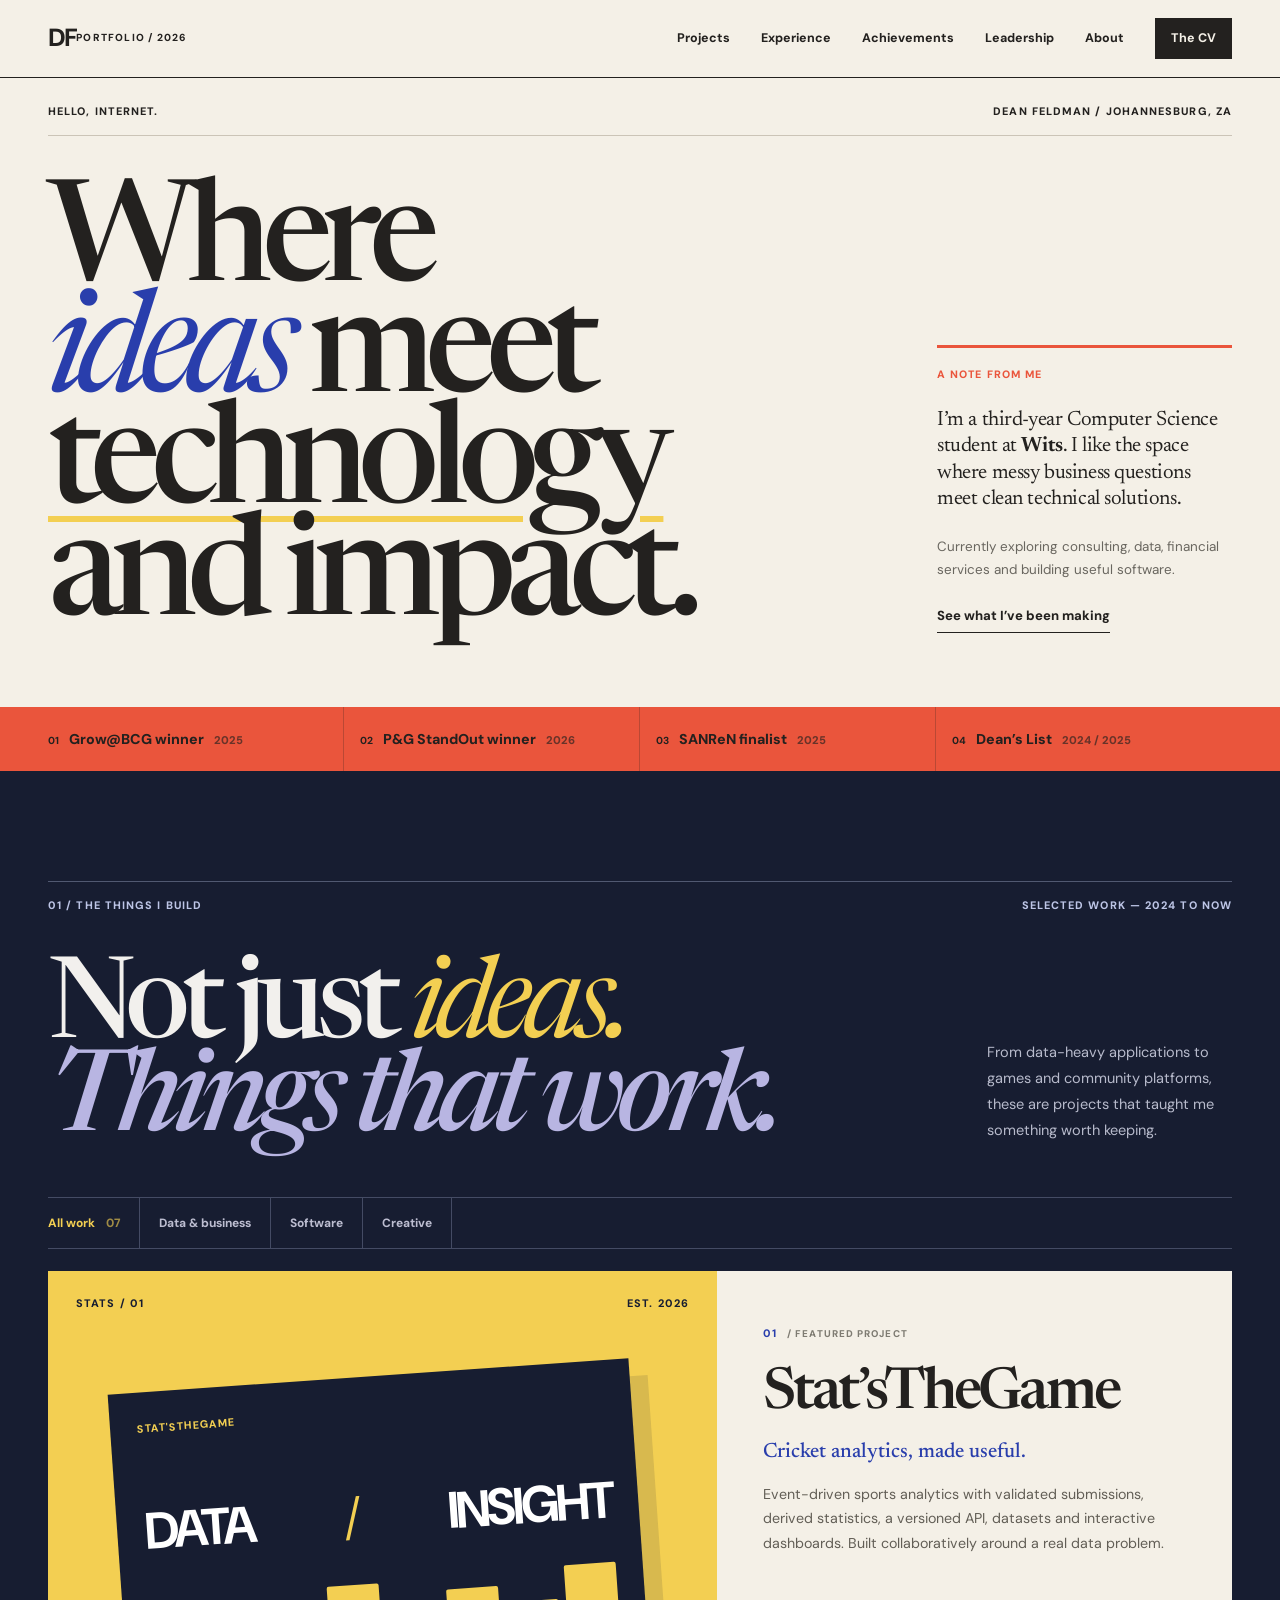
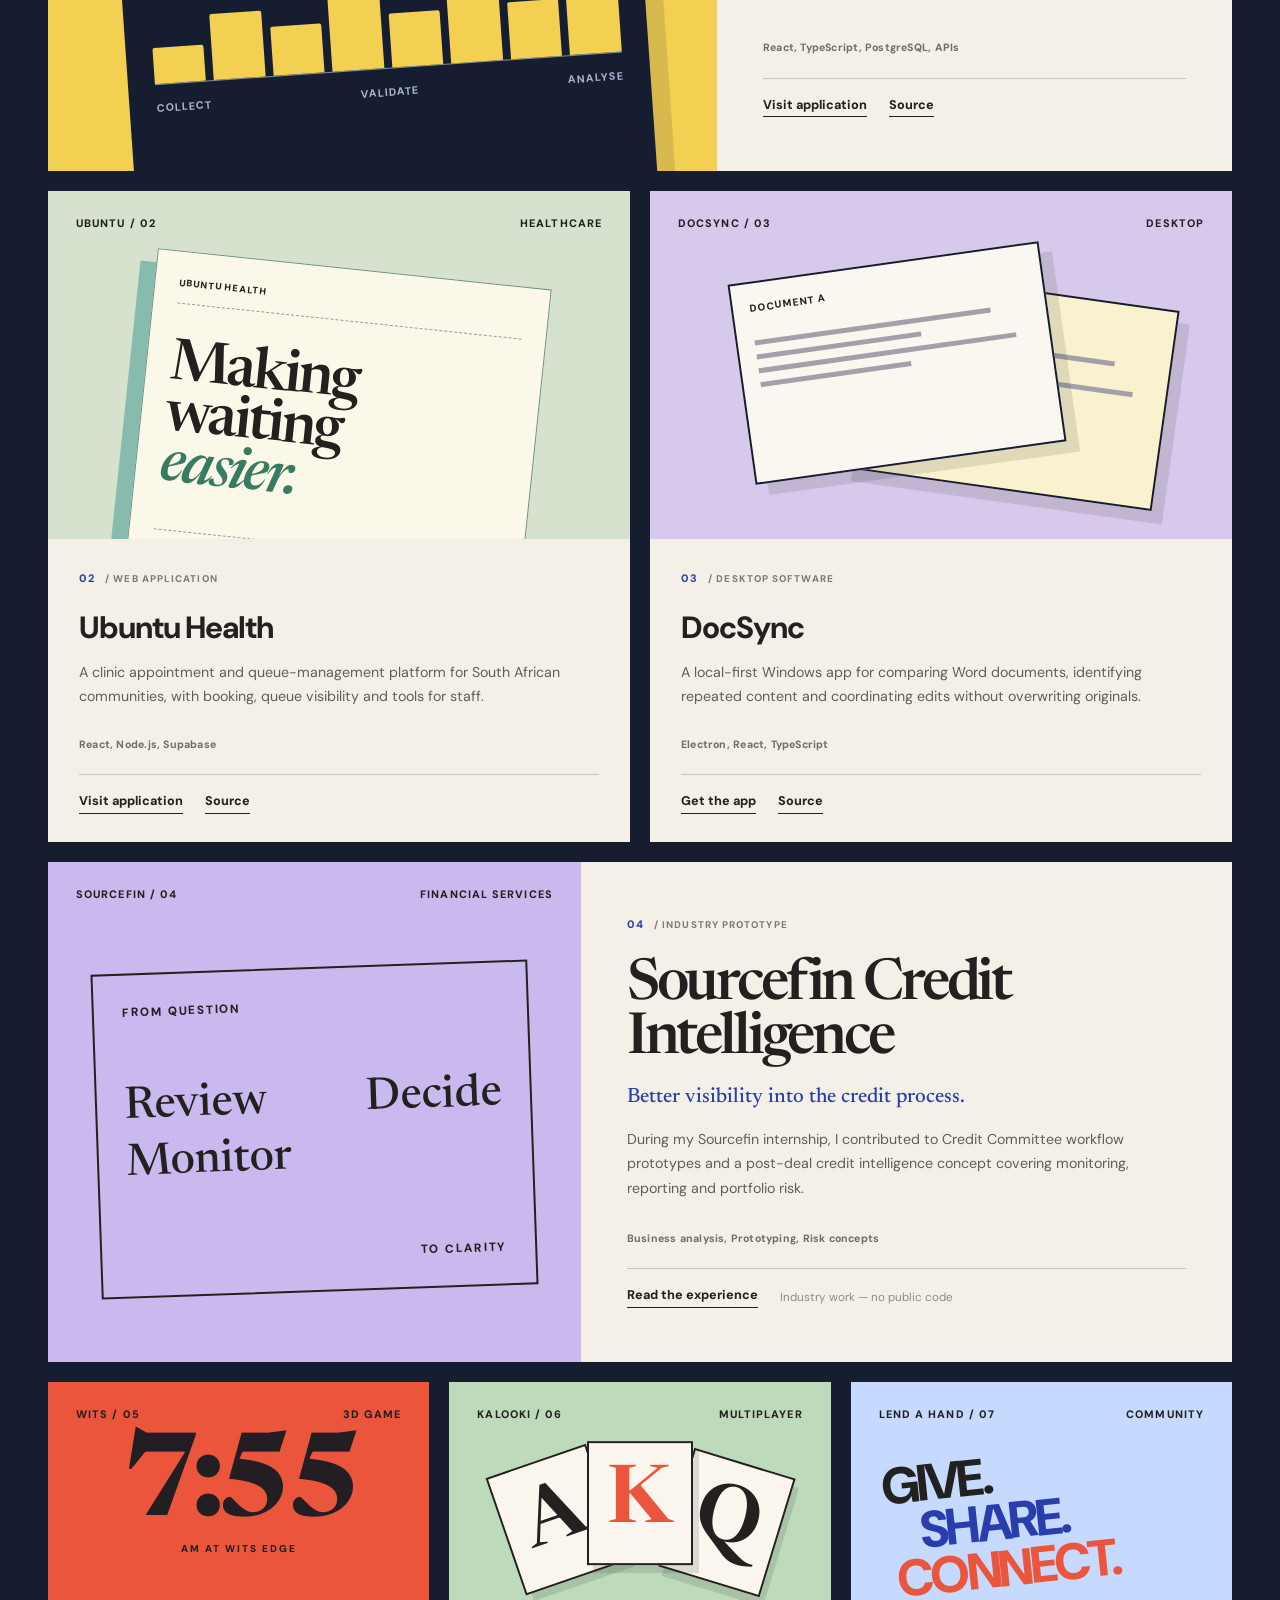
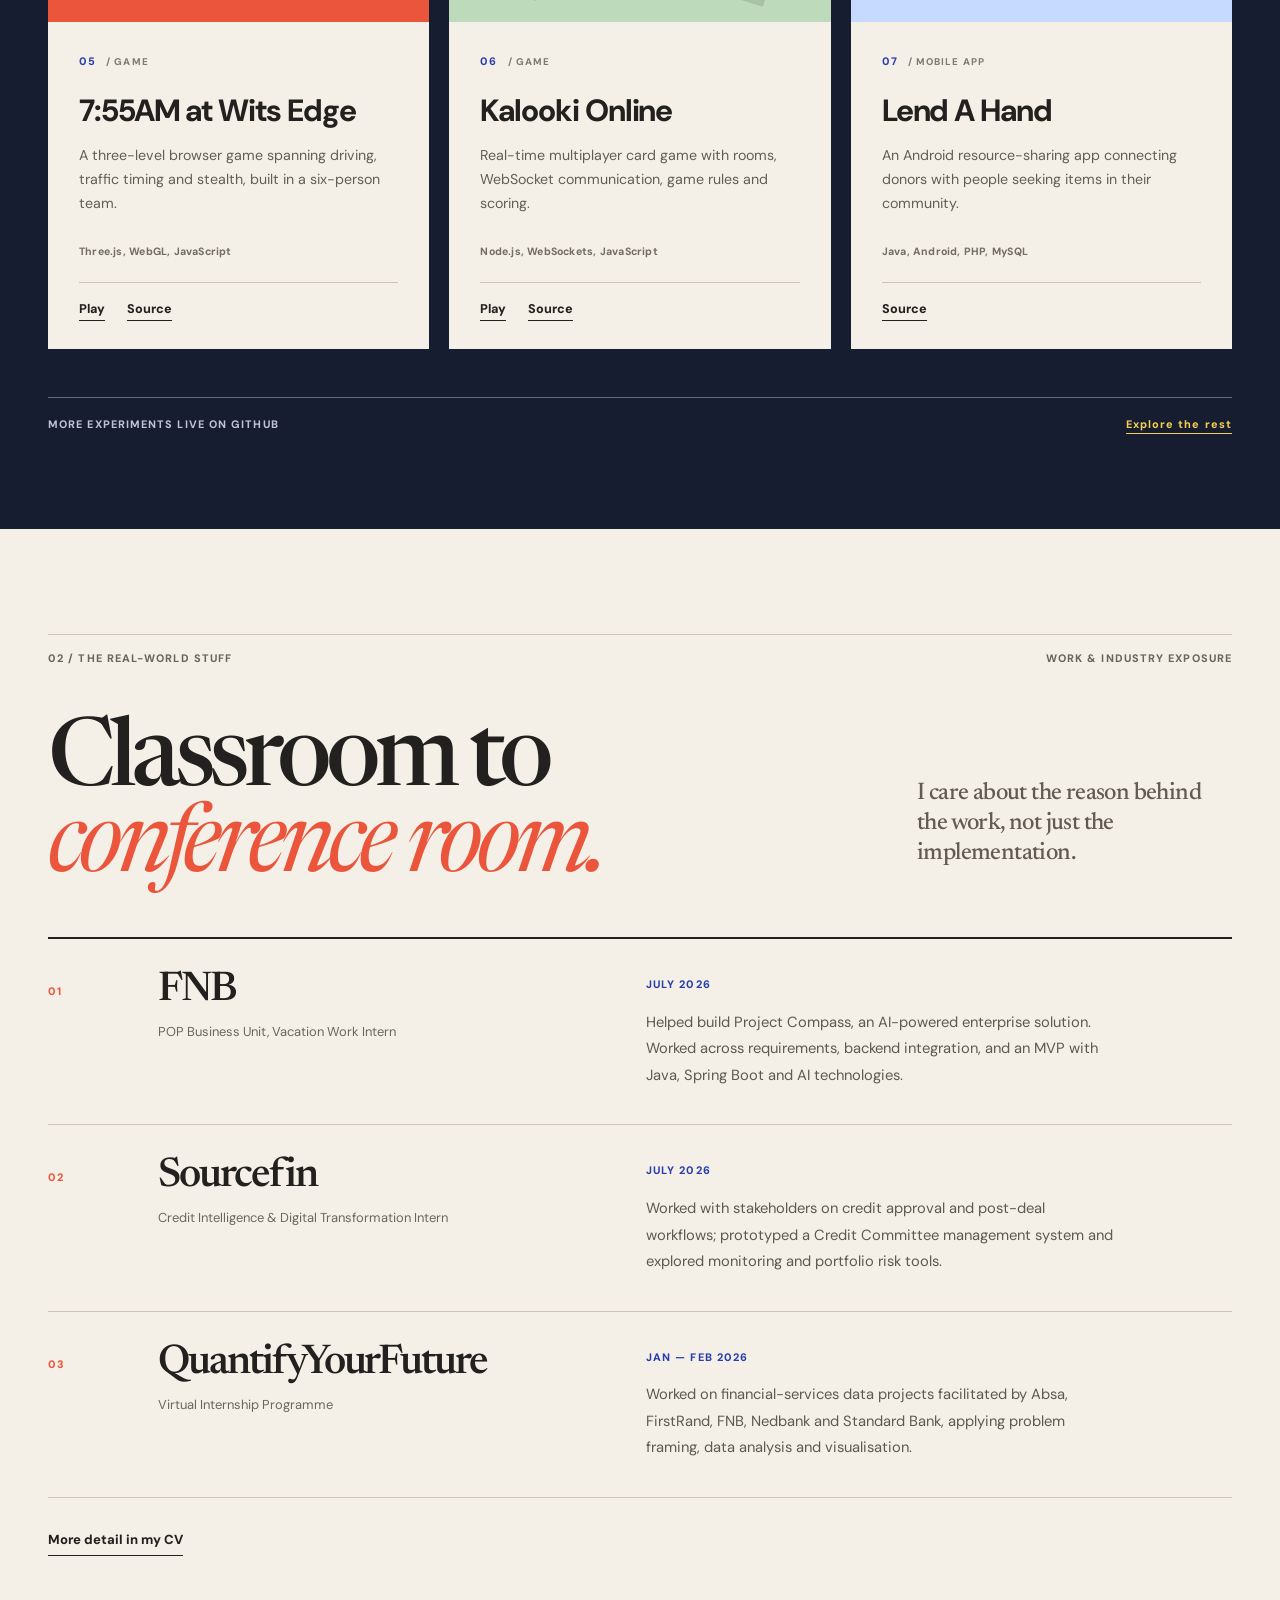
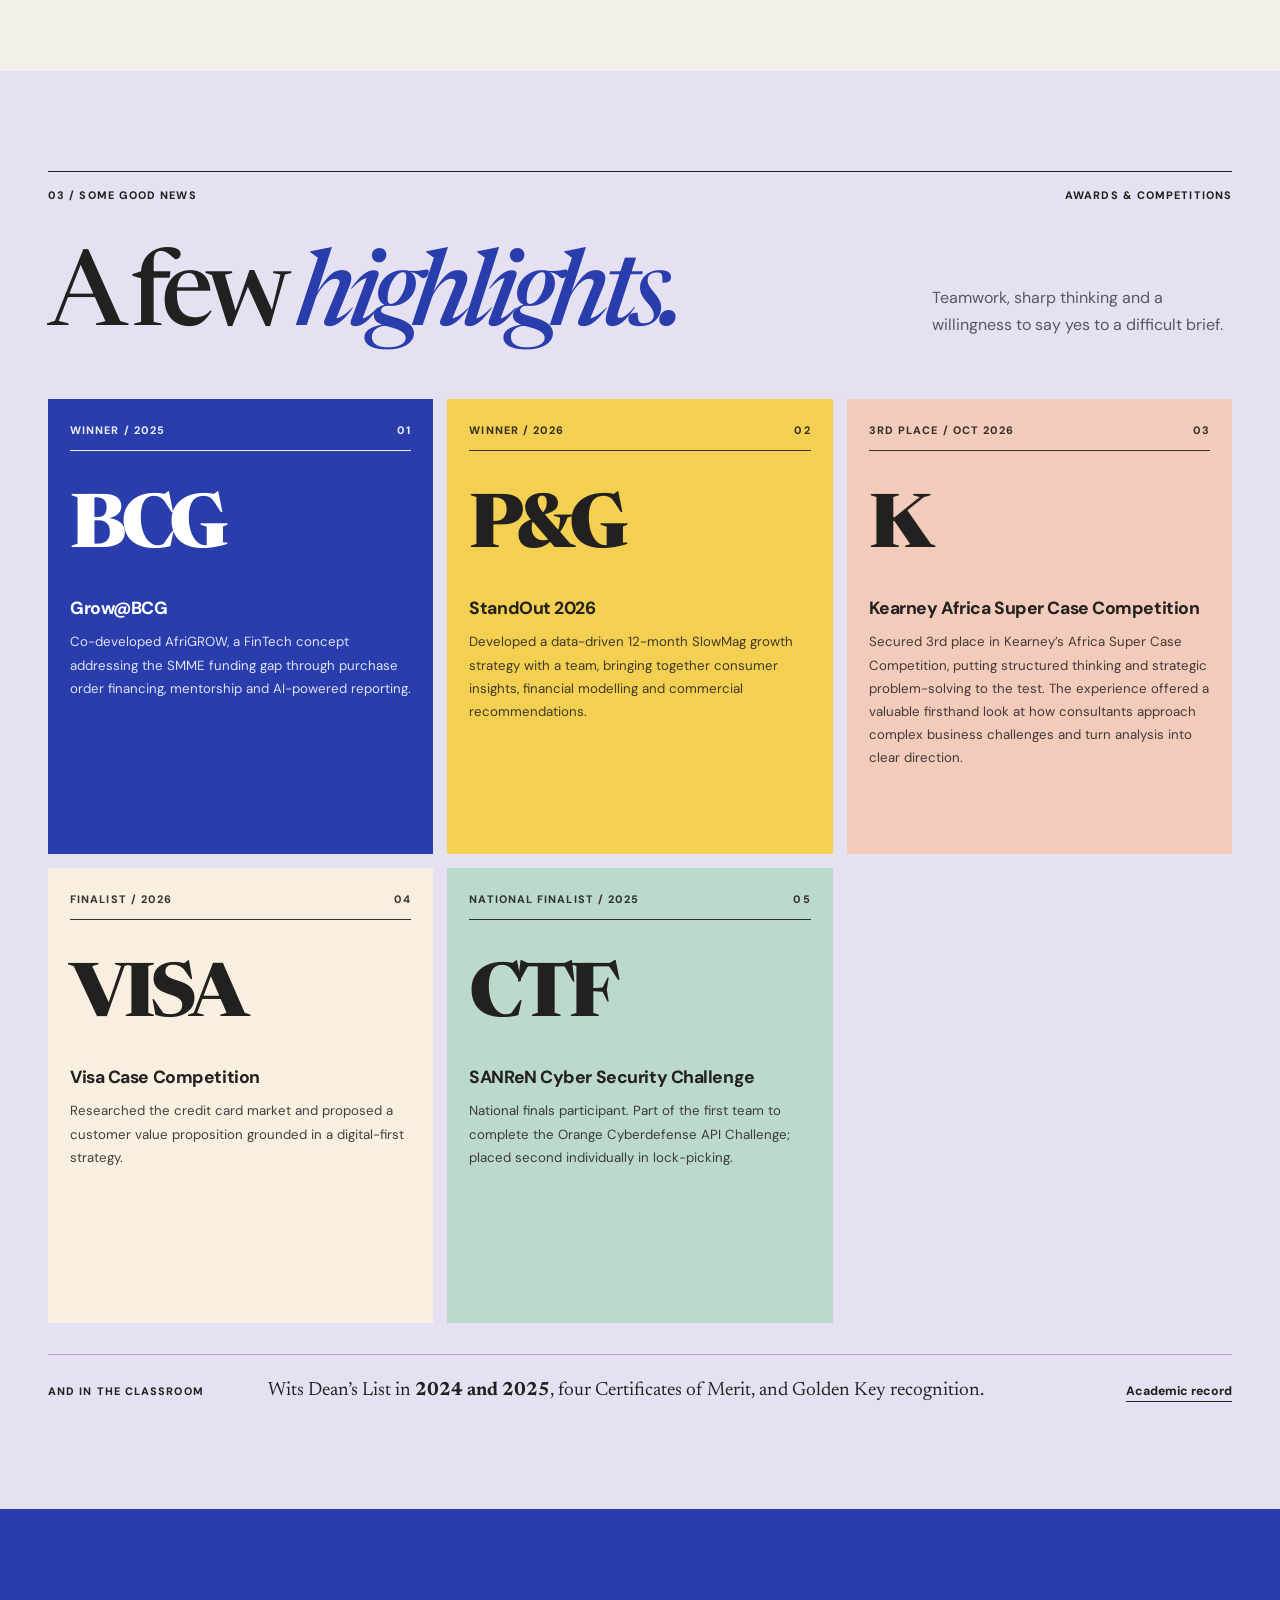
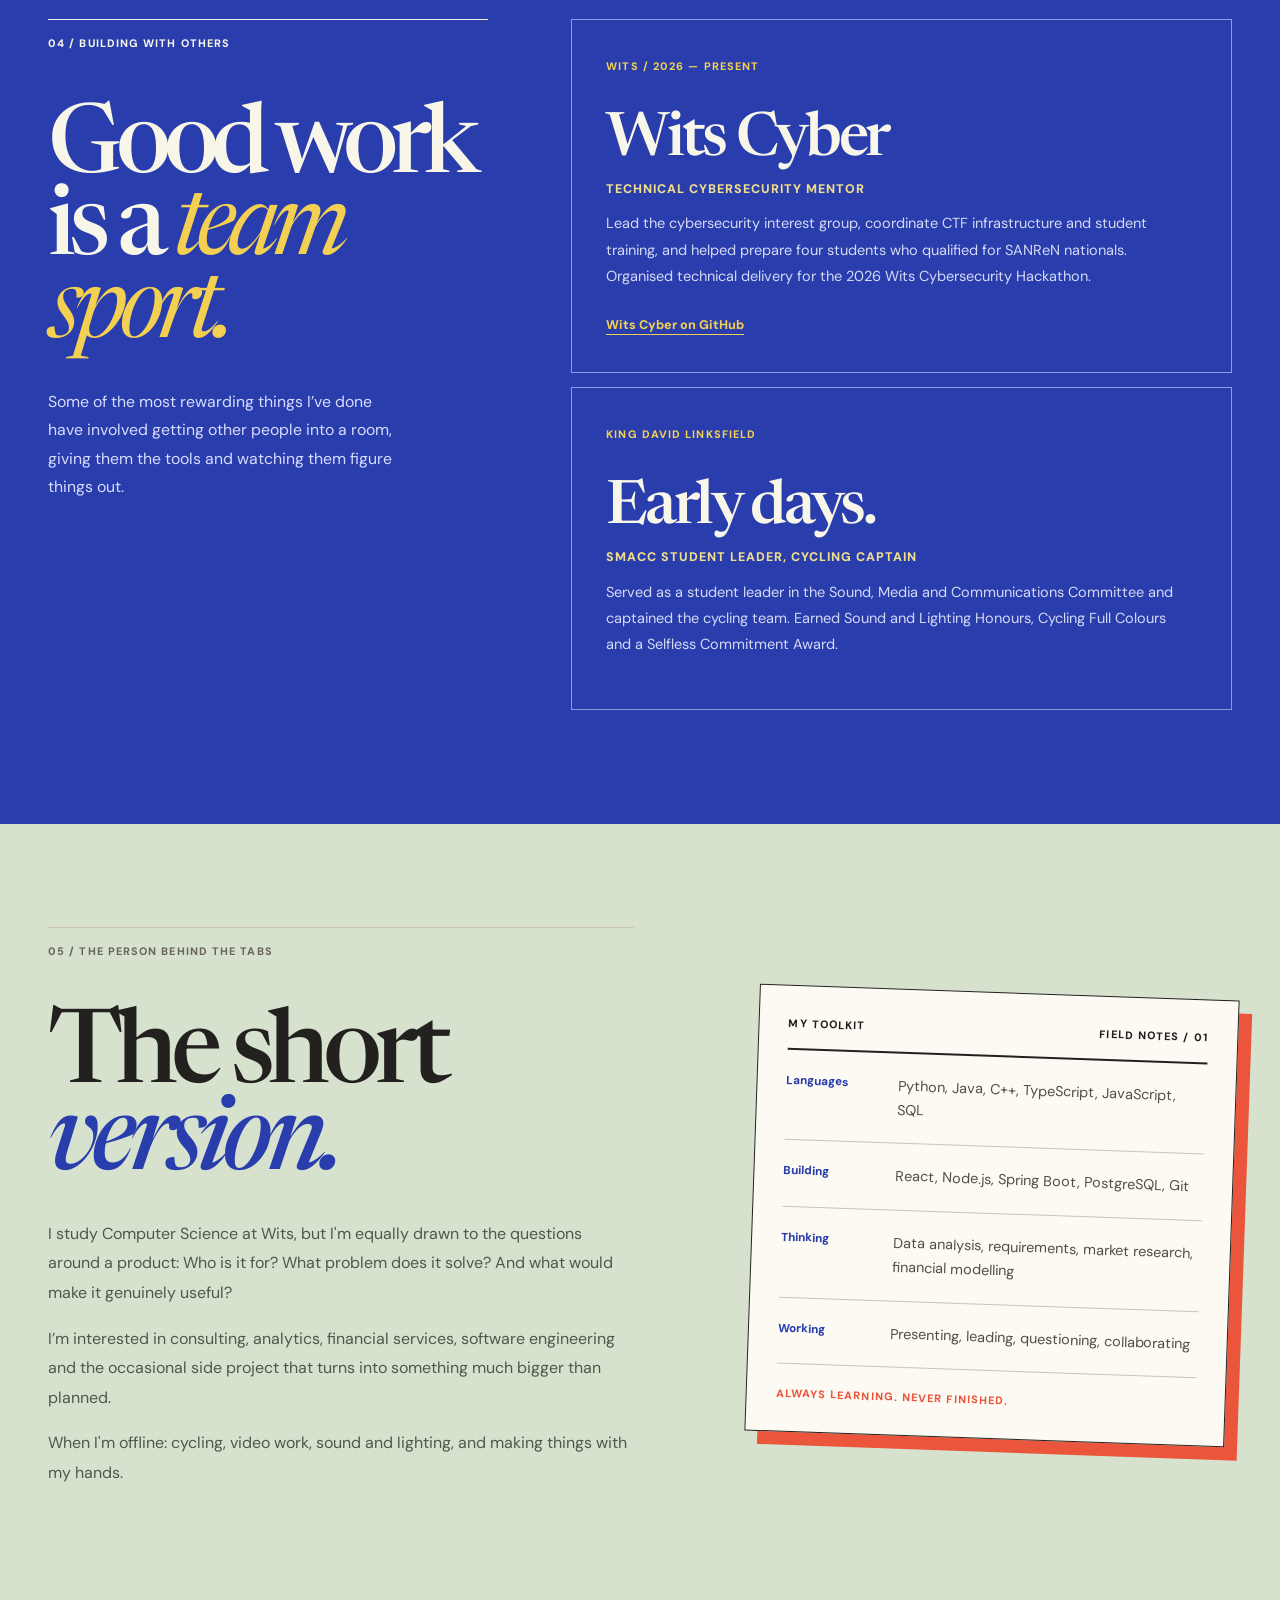
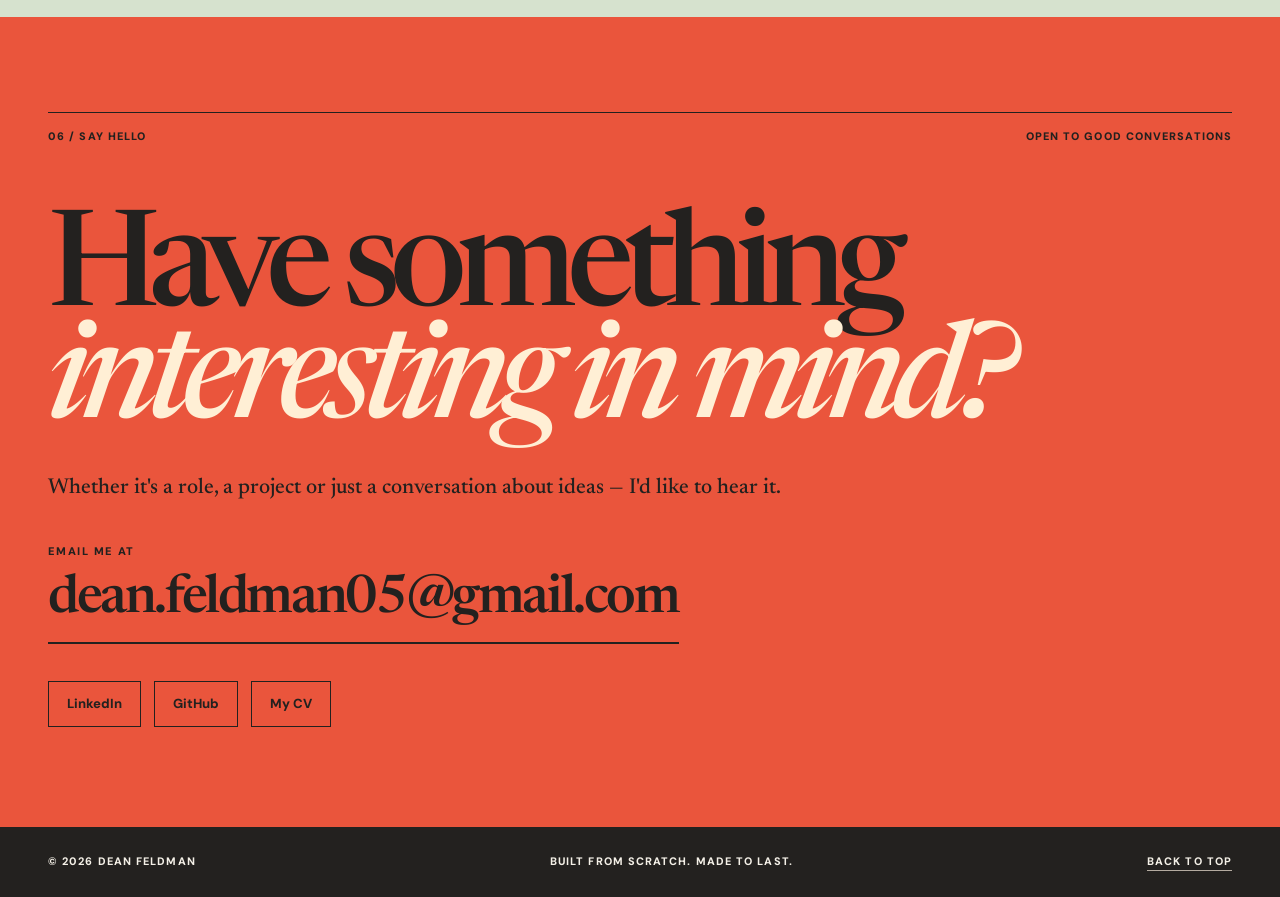
<file: index.html>
<!doctype html>
<html lang="en">
<head>
  <meta charset="utf-8">
  <meta name="viewport" content="width=device-width, initial-scale=1">
  <meta name="description" content="Dean Feldman — Computer Science student at Wits. Explore projects, analytics, internships, case competition wins, and cybersecurity leadership.">
  <meta name="theme-color" content="#f4f0e7">
  <meta property="og:type" content="website">
  <meta property="og:title" content="Dean Feldman | Portfolio">
  <meta property="og:url" content="https://deanfeldman.github.io/">
  <link rel="canonical" href="https://deanfeldman.github.io/">
  <meta property="og:description" content="A computer scientist who cares about the question before the code. Projects, experience and everything in between.">
  <title>Dean Feldman | Portfolio</title>
  <link rel="icon" type="image/svg+xml" href="assets/df-editorial.svg">
  <link rel="preconnect" href="https://fonts.googleapis.com">
  <link rel="preconnect" href="https://fonts.gstatic.com" crossorigin>
  <link href="https://fonts.googleapis.com/css2?family=DM+Sans:wght@400;500;600;700;800&family=Newsreader:opsz,wght@6..72,400;6..72,500;6..72,600;6..72,700&display=swap" rel="stylesheet">
  <link rel="stylesheet" href="styles.css">
  <script src="script.js" defer></script>
</head>
<body>
  <a class="skip-link" href="#main">Skip to content</a>
  <header class="site-header" id="top">
    <div class="wrap header-inner">
      <a class="site-logo" href="#top" aria-label="Dean Feldman — home">DF<span class="logo-caption">PORTFOLIO / 2026</span></a>
      <button type="button" class="menu-toggle" aria-controls="site-nav" aria-expanded="false" aria-label="Open navigation"><span></span><span></span></button>
      <nav class="site-nav" id="site-nav" aria-label="Main navigation">
        <a href="#work">Projects</a><a href="#experience">Experience</a><a href="#recognition">Achievements</a><a href="#leadership">Leadership</a><a href="#about">About</a>
        <a class="nav-cv" href="cv.html">The CV</a>
      </nav>
    </div>
  </header>
  <main id="main">
    <section class="hero wrap" aria-labelledby="hero-title">
      <div class="hero-topline"><span>HELLO, INTERNET.</span><span>DEAN FELDMAN / JOHANNESBURG, ZA</span></div>
      <div class="hero-headline">
        <div class="hero-heading-area">
          <!-- <h1 id="hero-title">Curious<br>by <em>nature.</em><br><span class="scribble">Technical</span><br>by choice</h1> -->
          <h1 id="hero-title">Where<br><em>ideas</em> meet<br><span class="scribble">technology</span><br>and impact.</h1>
        </div>
        <aside class="hero-note">
          <div class="note-top"><span>A NOTE FROM ME</span></div>
          <p>I’m a third-year Computer Science student at <strong>Wits</strong>. I like the space where messy business questions meet clean technical solutions.</p>
          <p class="note-small">Currently exploring consulting, data, financial services and building useful software.</p>
          <a href="#work" class="arrow-link">See what I’ve been making</a>
        </aside>
      </div>
    </section>

    <section class="ticker" aria-label="Recent highlights">
      <div class="wrap ticker-inner">
        <p><strong>01</strong> Grow@BCG winner <span>2025</span></p>
        <p><strong>02</strong> P&amp;G StandOut winner <span>2026</span></p>
        <p><strong>03</strong> SANReN finalist <span>2025</span></p>
        <p><strong>04</strong> Dean’s List <span>2024 / 2025</span></p>
      </div>
    </section>

    <section class="work-section" id="work" aria-labelledby="work-title">
      <div class="wrap">
        <div class="section-kicker"><span>01 / THE THINGS I BUILD</span><span>SELECTED WORK — 2024 TO NOW</span></div>
        <div class="work-head">
          <h2 id="work-title">Not just <i>ideas.</i><br><span>Things that work.</span></h2>
          <p>From data-heavy applications to games and community platforms, these are projects that taught me something worth keeping.</p>
        </div>
        <div class="project-filters" role="group" aria-label="Filter projects">
          <button type="button" class="filter-button is-active" data-filter="all" aria-pressed="true">All work <span>07</span></button>
          <button type="button" class="filter-button" data-filter="analytics" aria-pressed="false">Data &amp; business</button>
          <button type="button" class="filter-button" data-filter="software" aria-pressed="false">Software</button>
          <button type="button" class="filter-button" data-filter="creative" aria-pressed="false">Creative</button>
        </div>
        <p id="filter-status" class="visually-hidden" aria-live="polite">Showing all 7 projects.</p>
        <div class="project-grid">
          <article class="project project-wide" data-category="analytics">
            <div class="project-art art-stats" aria-label="Decorative cricket analytics data illustration">
              <div class="art-meta"><span>STATS / 01</span><span>EST. 2026</span></div>
              <div class="scoreboard">
                <div class="scoreboard-top"><span>STAT'STHEGAME</span></div>
                <div class="scoreboard-runs"><b>DATA</b><span>/</span><b>INSIGHT</b></div>
                <div class="scoreboard-lines"><i></i><i></i><i></i><i></i><i></i><i></i><i></i><i></i></div>
                <div class="scoreboard-foot"><span>COLLECT</span><span>VALIDATE</span><span>ANALYSE</span></div>
              </div>
            </div>
            <div class="project-details">
              <div class="project-no">01 <span>/ FEATURED PROJECT</span></div>
              <h3>Stat’sTheGame</h3>
              <p class="project-descriptor">Cricket analytics, made useful.</p>
              <p>Event-driven sports analytics with validated submissions, derived statistics, a versioned API, datasets and interactive dashboards. Built collaboratively around a real data problem.</p>
              <div class="tech-line">React, TypeScript, PostgreSQL, APIs</div>
              <div class="project-actions"><a href="https://sport-analytics-tool-web.pages.dev/" target="_blank" rel="noopener noreferrer">Visit application</a><a href="https://github.com/DeanFeldman/StatsTheGame" target="_blank" rel="noopener noreferrer">Source</a></div>
            </div>
          </article>

          <article class="project" data-category="software">
            <div class="project-art art-health" aria-label="Decorative clinic appointment illustration">
              <div class="art-meta"><span>UBUNTU / 02</span><span>HEALTHCARE</span></div>
              <div class="queue-ticket">
                <div class="queue-ticket-top"><span>UBUNTU HEALTH</span></div>
                <p>Making<br>waiting<br><em>easier.</em></p>
                <div class="queue-ticket-bottom"><span>BOOK</span><span>TRACK</span><span>MANAGE</span></div>
              </div>
            </div>
            <div class="project-details">
              <div class="project-no">02 <span>/ WEB APPLICATION</span></div>
              <h3>Ubuntu Health</h3>
              <p>A clinic appointment and queue-management platform for South African communities, with booking, queue visibility and tools for staff.</p>
              <div class="tech-line">React, Node.js, Supabase</div>
              <div class="project-actions"><a href="https://ubuntu-health-geb6dbegejfmenc7.southafricanorth-01.azurewebsites.net" target="_blank" rel="noopener noreferrer">Visit application</a><a href="https://github.com/DeanFeldman/Ubuntu-Health" target="_blank" rel="noopener noreferrer">Source</a></div>
            </div>
          </article>

          <article class="project" data-category="software">
            <div class="project-art art-docs" aria-label="Decorative document comparison illustration">
              <div class="art-meta"><span>DOCSYNC / 03</span><span>DESKTOP</span></div>
              <div class="doc-stack">
                <div class="doc-sheet doc-sheet-back"><span>DOCUMENT B</span><i></i><i></i><i></i><i></i></div>
                <div class="doc-sheet doc-sheet-front"><span>DOCUMENT A</span><i></i><i></i><i></i><i></i></div>
              </div>
            </div>
            <div class="project-details">
              <div class="project-no">03 <span>/ DESKTOP SOFTWARE</span></div>
              <h3>DocSync</h3>
              <p>A local-first Windows app for comparing Word documents, identifying repeated content and coordinating edits without overwriting originals.</p>
              <div class="tech-line">Electron, React, TypeScript</div>
              <div class="project-actions"><a href="https://github.com/DeanFeldman/DocSync/releases/latest" target="_blank" rel="noopener noreferrer">Get the app</a><a href="https://github.com/DeanFeldman/DocSync" target="_blank" rel="noopener noreferrer">Source</a></div>
            </div>
          </article>

          <article class="project project-wide project-feature-split" data-category="analytics">
            <div class="project-art art-credit" aria-label="Decorative credit decision workflow illustration">
              <div class="art-meta"><span>SOURCEFIN / 04</span><span>FINANCIAL SERVICES</span></div>
              <div class="credit-display">
                <div class="credit-label">FROM QUESTION</div>
                <div class="credit-path"><span>Review</span><span>Decide</span><span>Monitor</span></div>
                <div class="credit-label">TO CLARITY</div>
              </div>
            </div>
            <div class="project-details">
              <div class="project-no">04 <span>/ INDUSTRY PROTOTYPE</span></div>
              <h3>Sourcefin Credit Intelligence</h3>
              <p class="project-descriptor">Better visibility into the credit process.</p>
              <p>During my Sourcefin internship, I contributed to Credit Committee workflow prototypes and a post-deal credit intelligence concept covering monitoring, reporting and portfolio risk.</p>
              <div class="tech-line">Business analysis, Prototyping, Risk concepts</div>
              <div class="project-actions"><a href="#experience">Read the experience</a><span class="quiet-note">Industry work — no public code</span></div>
            </div>
          </article>

          <article class="project project-small" data-category="creative">
            <div class="project-art art-commute"><div class="art-meta"><span>WITS / 05</span><span>3D GAME</span></div><div class="commute-poster"><span>7:55</span><small>AM AT WITS EDGE</small></div></div>
            <div class="project-details"><div class="project-no">05 <span>/ GAME</span></div><h3>7:55AM at Wits Edge</h3><p>A three-level browser game spanning driving, traffic timing and stealth, built in a six-person team.</p><div class="tech-line">Three.js, WebGL, JavaScript</div><div class="project-actions"><a href="https://wmc.ms.wits.ac.za/students/sgroup3883/index.html" target="_blank" rel="noopener noreferrer">Play</a><a href="https://github.com/DeanFeldman/Wits-commute-simulator" target="_blank" rel="noopener noreferrer">Source</a></div></div>
          </article>

          <article class="project project-small" data-category="creative">
            <div class="project-art art-kalooki"><div class="art-meta"><span>KALOOKI / 06</span><span>MULTIPLAYER</span></div><div class="playing-cards"><span>A</span><span>K</span><span>Q</span></div></div>
            <div class="project-details"><div class="project-no">06 <span>/ GAME</span></div><h3>Kalooki Online</h3><p>Real-time multiplayer card game with rooms, WebSocket communication, game rules and scoring.</p><div class="tech-line">Node.js, WebSockets, JavaScript</div><div class="project-actions"><a href="https://kalooki.onrender.com/" target="_blank" rel="noopener noreferrer">Play</a><a href="https://github.com/DeanFeldman/Kalooki" target="_blank" rel="noopener noreferrer">Source</a></div></div>
          </article>

          <article class="project project-small" data-category="software">
            <div class="project-art art-hand"><div class="art-meta"><span>LEND A HAND / 07</span><span>COMMUNITY</span></div><div class="hand-poster"><span>GIVE.</span><span>SHARE.</span><span>CONNECT.</span></div></div>
            <div class="project-details"><div class="project-no">07 <span>/ MOBILE APP</span></div><h3>Lend A Hand</h3><p>An Android resource-sharing app connecting donors with people seeking items in their community.</p><div class="tech-line">Java, Android, PHP, MySQL</div><div class="project-actions"><a href="https://github.com/DeanFeldman/Lend-A-HAND-" target="_blank" rel="noopener noreferrer">Source</a></div></div>
          </article>
        </div>
        <div class="after-work"><span>MORE EXPERIMENTS LIVE ON GITHUB</span><a href="https://github.com/DeanFeldman" target="_blank" rel="noopener noreferrer">Explore the rest</a></div>
      </div>
    </section>

    <section class="experience-section" id="experience" aria-labelledby="experience-title">
      <div class="wrap">
        <div class="section-kicker ink-kicker"><span>02 / THE REAL-WORLD STUFF</span><span>WORK &amp; INDUSTRY EXPOSURE</span></div>
        <div class="experience-heading"><h2 id="experience-title">Classroom to<br><em>conference room.</em></h2><p>I care about the reason behind the work, not just the implementation.</p></div>
        <div class="experience-list">
          <article class="exp-entry"><div class="exp-index">01</div><div class="exp-title"><h3>FNB</h3><p>POP Business Unit, Vacation Work Intern</p></div><div class="exp-body"><span>JULY 2026</span><p>Helped build Project Compass, an AI-powered enterprise solution. Worked across requirements, backend integration, and an MVP with Java, Spring Boot and AI technologies.</p></div></article>
          <article class="exp-entry"><div class="exp-index">02</div><div class="exp-title"><h3>Sourcefin</h3><p>Credit Intelligence &amp; Digital Transformation Intern</p></div><div class="exp-body"><span>JULY 2026</span><p>Worked with stakeholders on credit approval and post-deal workflows; prototyped a Credit Committee management system and explored monitoring and portfolio risk tools.</p></div></article>
          <article class="exp-entry"><div class="exp-index">03</div><div class="exp-title"><h3>QuantifyYourFuture</h3><p>Virtual Internship Programme</p></div><div class="exp-body"><span>JAN — FEB 2026</span><p>Worked on financial-services data projects facilitated by Absa, FirstRand, FNB, Nedbank and Standard Bank, applying problem framing, data analysis and visualisation.</p></div></article>
        </div>
        <a class="simple-link" href="cv.html">More detail in my CV</a>
      </div>
    </section>

    <section class="recognition-section" id="recognition" aria-labelledby="recognition-title">
      <div class="wrap">
        <div class="section-kicker"><span>03 / SOME GOOD NEWS</span><span>AWARDS &amp; COMPETITIONS</span></div>
        <div class="recognition-heading"><h2 id="recognition-title">A few <em>highlights.</em></h2><p>Teamwork, sharp thinking and a willingness to say yes to a difficult brief.</p></div>
        <div class="awards">
          <article class="award award-bcg"><div class="award-top"><span>WINNER / 2025</span><span>01</span></div><div class="award-mark">BCG</div><h3>Grow@BCG</h3><p>Co-developed AfriGROW, a FinTech concept addressing the SMME funding gap through purchase order financing, mentorship and AI-powered reporting.</p></article>
          <article class="award award-pg"><div class="award-top"><span>WINNER / 2026</span><span>02</span></div><div class="award-mark">P&amp;G</div><h3>StandOut 2026</h3><p>Developed a data-driven 12-month SlowMag growth strategy with a team, bringing together consumer insights, financial modelling and commercial recommendations.</p></article>
          <article class="award award-kearney"><div class="award-top"><span>3RD PLACE / OCT 2026</span><span>03</span></div><div class="award-mark">K</div><h3>Kearney Africa Super Case Competition</h3><p>Secured 3rd place in Kearney’s Africa Super Case Competition, putting structured thinking and strategic problem-solving to the test. The experience offered a valuable firsthand look at how consultants approach complex business challenges and turn analysis into clear direction.</p></article>
          <article class="award award-visa"><div class="award-top"><span>FINALIST / 2026</span><span>04</span></div><div class="award-mark">VISA</div><h3>Visa Case Competition</h3><p>Researched the credit card market and proposed a customer value proposition grounded in a digital-first strategy.</p></article>
          <article class="award award-sanren"><div class="award-top"><span>NATIONAL FINALIST / 2025</span><span>05</span></div><div class="award-mark">CTF</div><h3>SANReN Cyber Security Challenge</h3><p>National finals participant. Part of the first team to complete the Orange Cyberdefense API Challenge; placed second individually in lock-picking.</p></article>
        </div>
        <div class="academic-note"><span>AND IN THE CLASSROOM</span><p>Wits Dean’s List in <strong>2024 and 2025</strong>, four Certificates of Merit, and Golden Key recognition.</p><a href="cv.html#education">Academic record</a></div>
      </div>
    </section>

    <section class="leadership-section" id="leadership" aria-labelledby="leadership-title">
      <div class="wrap leadership-inner">
        <div class="leadership-intro"><div class="section-kicker"><span>04 / BUILDING WITH OTHERS</span></div><h2 id="leadership-title">Good work<br>is a <em>team sport.</em></h2><p>Some of the most rewarding things I’ve done have involved getting other people into a room, giving them the tools and watching them figure things out.</p></div>
        <div class="leadership-panels">
          <article class="leadership-panel"><span>WITS / 2026 — PRESENT</span><h3>Wits Cyber</h3><p class="panel-role">Technical Cybersecurity Mentor</p><p>Lead the cybersecurity interest group, coordinate CTF infrastructure and student training, and helped prepare four students who qualified for SANReN nationals. Organised technical delivery for the 2026 Wits Cybersecurity Hackathon.</p><a href="https://github.com/DeanFeldman/WitsCyber" target="_blank" rel="noopener noreferrer">Wits Cyber on GitHub</a></article>
          <article class="leadership-panel"><span>KING DAVID LINKSFIELD</span><h3>Early days.</h3><p class="panel-role">SMACC Student Leader, Cycling Captain</p><p>Served as a student leader in the Sound, Media and Communications Committee and captained the cycling team. Earned Sound and Lighting Honours, Cycling Full Colours and a Selfless Commitment Award.</p></article>
        </div>
      </div>
    </section>

    <section class="about-section" id="about" aria-labelledby="about-title">
      <div class="wrap about-inner">
        <div class="about-copy"><div class="section-kicker ink-kicker"><span>05 / THE PERSON BEHIND THE TABS</span></div><h2 id="about-title">The short <em>version.</em></h2><p>I study Computer Science at Wits, but I'm equally drawn to the questions around a product: Who is it for? What problem does it solve? And what would make it genuinely useful?</p><p>I’m interested in consulting, analytics, financial services, software engineering and the occasional side project that turns into something much bigger than planned.</p><p>When I'm offline: cycling, video work, sound and lighting, and making things with my hands.</p></div>
        <div class="about-notebook">
          <div class="notebook-top"><span>MY TOOLKIT</span><span>FIELD NOTES / 01</span></div>
          <dl><div><dt>Languages</dt><dd>Python, Java, C++, TypeScript, JavaScript, SQL</dd></div><div><dt>Building</dt><dd>React, Node.js, Spring Boot, PostgreSQL, Git</dd></div><div><dt>Thinking</dt><dd>Data analysis, requirements, market research, financial modelling</dd></div><div><dt>Working</dt><dd>Presenting, leading, questioning, collaborating</dd></div></dl>
          <div class="notebook-foot">ALWAYS LEARNING. NEVER FINISHED.</div>
        </div>
      </div>
    </section>

    <section class="contact-section" aria-labelledby="contact-title">
      <div class="wrap"><div class="contact-top"><span>06 / SAY HELLO</span><span>OPEN TO GOOD CONVERSATIONS</span></div><h2 id="contact-title">Have something<br><em>interesting in mind?</em></h2><p>Whether it's a role, a project or just a conversation about ideas — I'd like to hear it.</p><a class="contact-email" href="mailto:dean.feldman05@gmail.com" aria-label="Email dean.feldman05@gmail.com"><span class="contact-email-label">EMAIL ME AT</span><strong>dean.feldman05@gmail.com</strong></a><div class="contact-links"><a href="https://www.linkedin.com/in/dean-feldman/" target="_blank" rel="noopener noreferrer">LinkedIn</a><a href="https://github.com/DeanFeldman" target="_blank" rel="noopener noreferrer">GitHub</a><a href="cv.html">My CV</a></div></div>
    </section>
  </main>
  <footer class="footer"><div class="wrap footer-inner"><span>© <span id="year">2026</span> DEAN FELDMAN</span><span>BUILT FROM SCRATCH. MADE TO LAST.</span><a href="#top">BACK TO TOP</a></div></footer>
</body>
</html>
</file>
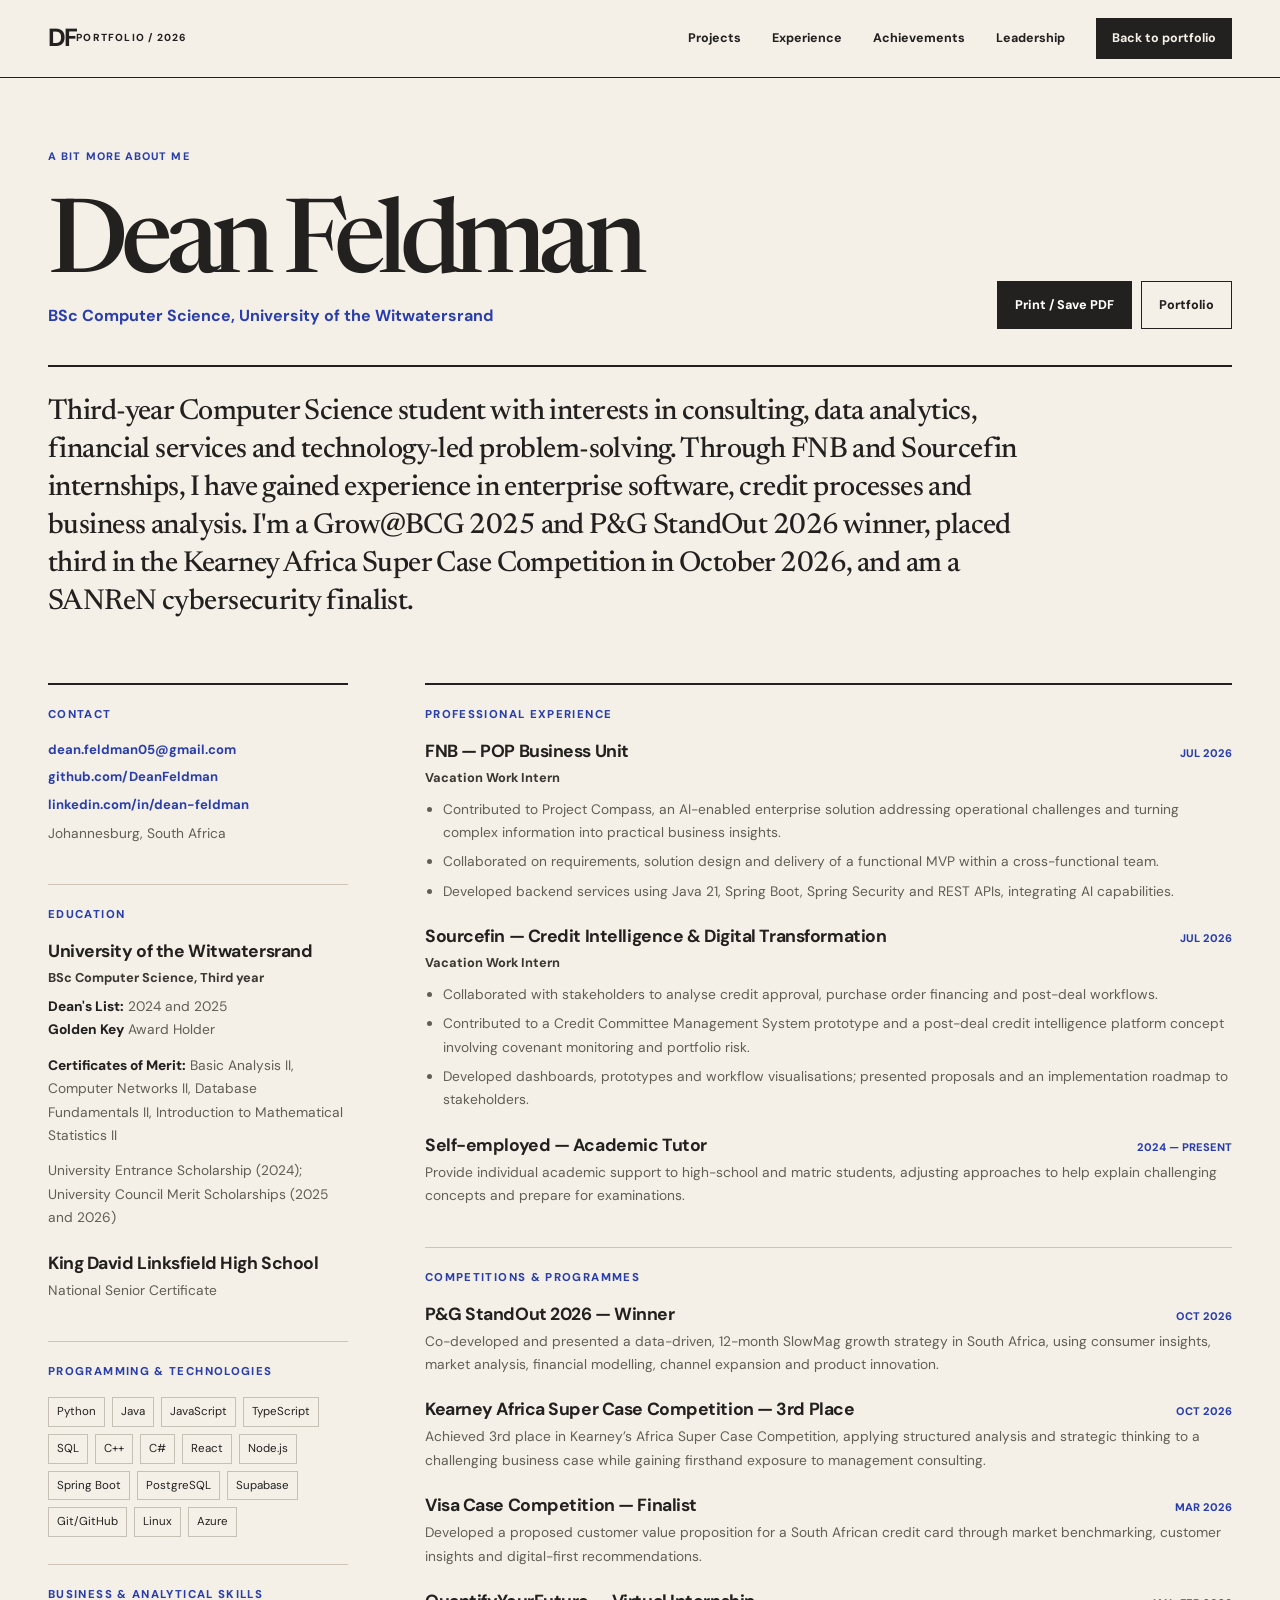
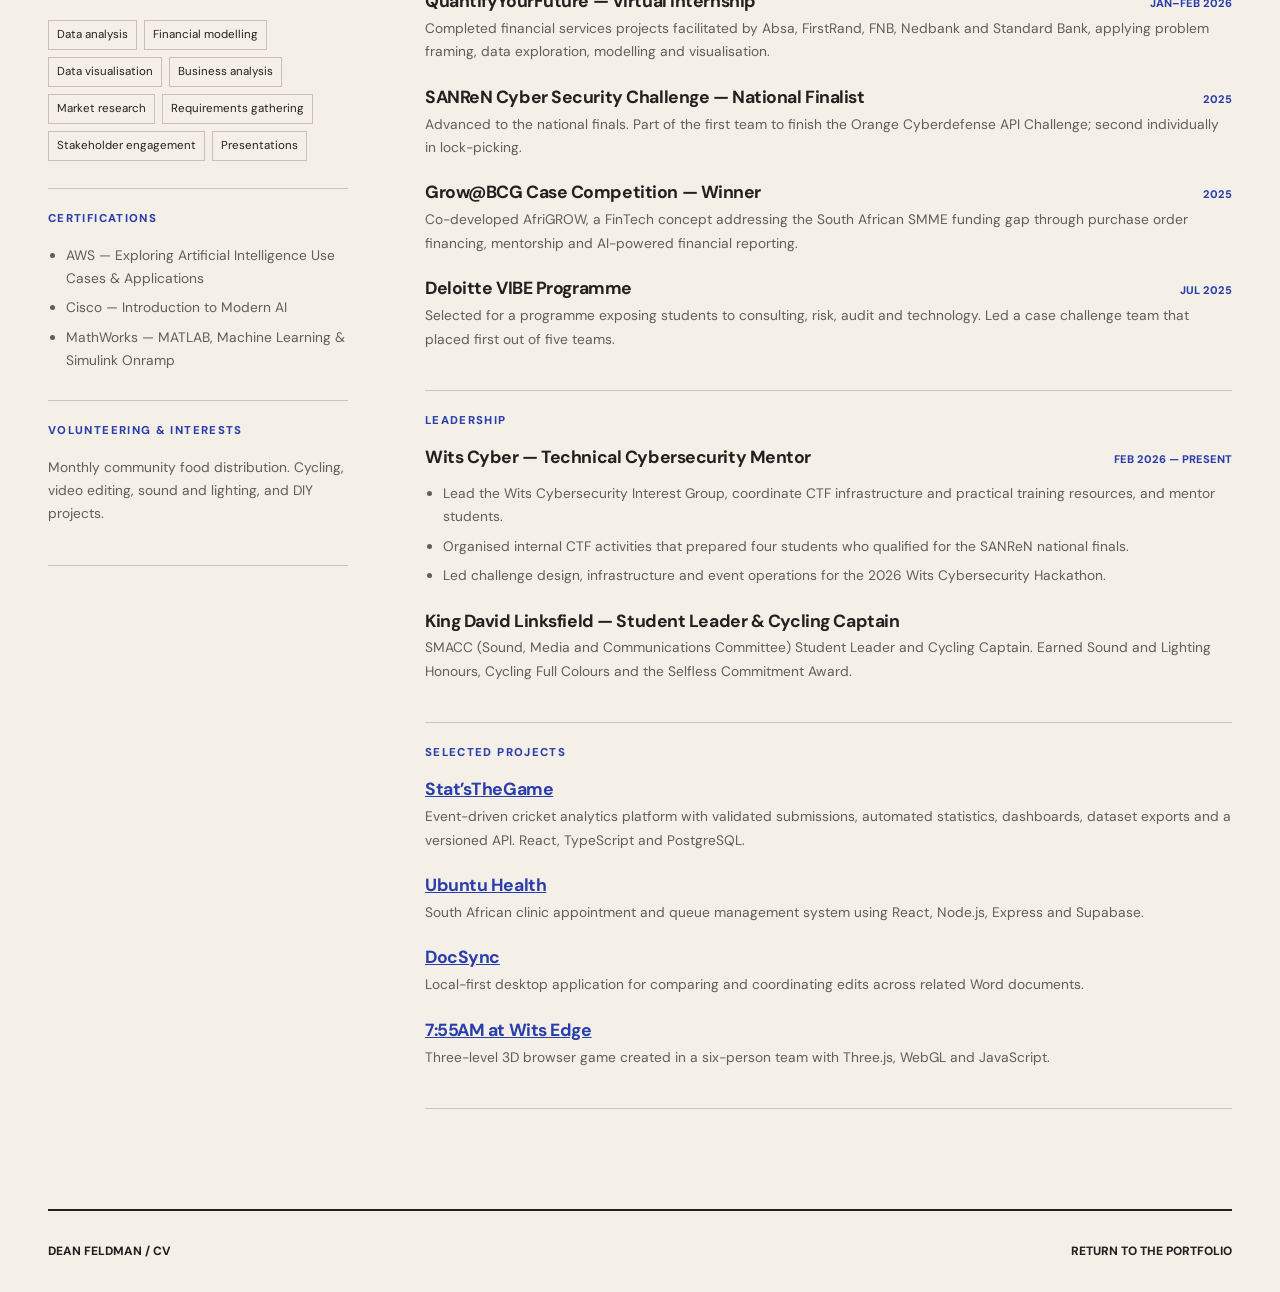
<file: cv.html>
<!doctype html>
<html lang="en">
<head>
  <meta charset="utf-8">
  <meta name="viewport" content="width=device-width, initial-scale=1">
  <meta name="description" content="Dean Feldman's curriculum vitae — computer science, financial services experience, case competitions, technical projects and leadership.">
  <meta name="theme-color" content="#f4f0e7">
  <title>Dean Feldman | CV</title>
  <link rel="canonical" href="https://deanfeldman.github.io/cv.html">
  <link rel="icon" type="image/svg+xml" href="assets/df-editorial.svg">
  <link rel="preconnect" href="https://fonts.googleapis.com">
  <link rel="preconnect" href="https://fonts.gstatic.com" crossorigin>
  <link href="https://fonts.googleapis.com/css2?family=DM+Sans:wght@400;500;600;700;800&family=Newsreader:opsz,wght@6..72,400;6..72,500;6..72,600;6..72,700&display=swap" rel="stylesheet">
  <link rel="stylesheet" href="styles.css">
  <script src="script.js" defer></script>
</head>
<body class="cv-page">
  <a class="skip-link" href="#main">Skip to CV</a>
  <header class="site-header">
    <div class="wrap header-inner">
      <a class="site-logo" href="index.html" aria-label="Back to Dean Feldman portfolio">DF<span class="logo-caption">PORTFOLIO / 2026</span></a>
      <button type="button" class="menu-toggle" aria-controls="site-nav" aria-expanded="false" aria-label="Open navigation"><span></span><span></span></button>
      <nav class="site-nav" id="site-nav" aria-label="Main navigation"><a href="index.html#work">Projects</a><a href="index.html#experience">Experience</a><a href="index.html#recognition">Achievements</a><a href="index.html#leadership">Leadership</a><a class="nav-cv" href="index.html">Back to portfolio</a></nav>
    </div>
  </header>
  <main class="cv-sheet wrap" id="main">
    <header class="cv-sheet-head"><div><p class="overline"> A BIT MORE ABOUT ME</p><h1>Dean Feldman</h1><p class="cv-headline">BSc Computer Science, University of the Witwatersrand</p></div><div class="cv-tools"><button type="button" onclick="window.print()">Print / Save PDF </button><a href="index.html">Portfolio</a></div></header>
    <p class="cv-intro">Third-year Computer Science student with interests in consulting, data analytics, financial services and technology-led problem-solving. Through FNB and Sourcefin internships, I have gained experience in enterprise software, credit processes and business analysis. I'm a Grow@BCG 2025 and P&amp;G StandOut 2026 winner, placed third in the Kearney Africa Super Case Competition in October 2026, and am a SANReN cybersecurity finalist.</p>
    <div class="cv-columns">
      <aside class="cv-sidebar">
        <section class="cv-section"><h2>Contact</h2><div class="cv-contact"><a href="mailto:dean.feldman05@gmail.com">dean.feldman05@gmail.com</a><a href="https://github.com/DeanFeldman" target="_blank" rel="noopener noreferrer">github.com/DeanFeldman</a><a href="https://www.linkedin.com/in/dean-feldman/" target="_blank" rel="noopener noreferrer">linkedin.com/in/dean-feldman</a><p>Johannesburg, South Africa</p></div></section>
        <section class="cv-section cv-education" id="education"><h2>Education</h2><div class="cv-entry"><h3>University of the Witwatersrand</h3><p class="role">BSc Computer Science, Third year</p><p><strong>Dean's List:</strong> 2024 and 2025<br><strong>Golden Key</strong> Award Holder</p><p><strong>Certificates of Merit:</strong> Basic Analysis II, Computer Networks II, Database Fundamentals II, Introduction to Mathematical Statistics II</p><p>University Entrance Scholarship (2024); University Council Merit Scholarships (2025 and 2026)</p></div><div class="cv-entry"><h3>King David Linksfield High School</h3><p>National Senior Certificate</p></div></section>
        <section class="cv-section"><h2>Programming &amp; technologies</h2><div class="cv-tags"><span>Python</span><span>Java</span><span>JavaScript</span><span>TypeScript</span><span>SQL</span><span>C++</span><span>C#</span><span>React</span><span>Node.js</span><span>Spring Boot</span><span>PostgreSQL</span><span>Supabase</span><span>Git/GitHub</span><span>Linux</span><span>Azure</span></div></section>
        <section class="cv-section"><h2>Business &amp; analytical skills</h2><div class="cv-tags"><span>Data analysis</span><span>Financial modelling</span><span>Data visualisation</span><span>Business analysis</span><span>Market research</span><span>Requirements gathering</span><span>Stakeholder engagement</span><span>Presentations</span></div></section>
        <section class="cv-section"><h2>Certifications</h2><ul><li>AWS — Exploring Artificial Intelligence Use Cases &amp; Applications</li><li>Cisco — Introduction to Modern AI</li><li>MathWorks — MATLAB, Machine Learning &amp; Simulink Onramp</li></ul></section>
        <section class="cv-section"><h2>Volunteering &amp; interests</h2><p>Monthly community food distribution. Cycling, video editing, sound and lighting, and DIY projects.</p></section>
      </aside>
      <div class="cv-content">
        <section class="cv-section" id="professional-experience"><h2>Professional experience</h2>
          <article class="cv-entry"><div class="cv-entry-head"><h3>FNB — POP Business Unit</h3><span>JUL 2026</span></div><p class="role">Vacation Work Intern</p><ul><li>Contributed to Project Compass, an AI-enabled enterprise solution addressing operational challenges and turning complex information into practical business insights.</li><li>Collaborated on requirements, solution design and delivery of a functional MVP within a cross-functional team.</li><li>Developed backend services using Java 21, Spring Boot, Spring Security and REST APIs, integrating AI capabilities.</li></ul></article>
          <article class="cv-entry"><div class="cv-entry-head"><h3>Sourcefin — Credit Intelligence &amp; Digital Transformation</h3><span>JUL 2026</span></div><p class="role">Vacation Work Intern</p><ul><li>Collaborated with stakeholders to analyse credit approval, purchase order financing and post-deal workflows.</li><li>Contributed to a Credit Committee Management System prototype and a post-deal credit intelligence platform concept involving covenant monitoring and portfolio risk.</li><li>Developed dashboards, prototypes and workflow visualisations; presented proposals and an implementation roadmap to stakeholders.</li></ul></article>
          <article class="cv-entry"><div class="cv-entry-head"><h3>Self-employed — Academic Tutor</h3><span>2024 — PRESENT</span></div><p>Provide individual academic support to high-school and matric students, adjusting approaches to help explain challenging concepts and prepare for examinations.</p></article>
        </section>
        <section class="cv-section"><h2>Competitions &amp; programmes</h2>
          <article class="cv-entry"><div class="cv-entry-head"><h3>P&amp;G StandOut 2026 — Winner</h3><span>OCT 2026</span></div><p>Co-developed and presented a data-driven, 12-month SlowMag growth strategy in South Africa, using consumer insights, market analysis, financial modelling, channel expansion and product innovation.</p></article>
          <article class="cv-entry"><div class="cv-entry-head"><h3>Kearney Africa Super Case Competition — 3rd Place</h3><span>OCT 2026</span></div><p>Achieved 3rd place in Kearney’s Africa Super Case Competition, applying structured analysis and strategic thinking to a challenging business case while gaining firsthand exposure to management consulting.</p></article>
          <article class="cv-entry"><div class="cv-entry-head"><h3>Visa Case Competition — Finalist</h3><span>MAR 2026</span></div><p>Developed a proposed customer value proposition for a South African credit card through market benchmarking, customer insights and digital-first recommendations.</p></article>
          <article class="cv-entry"><div class="cv-entry-head"><h3>QuantifyYourFuture — Virtual Internship</h3><span>JAN–FEB 2026</span></div><p>Completed financial services projects facilitated by Absa, FirstRand, FNB, Nedbank and Standard Bank, applying problem framing, data exploration, modelling and visualisation.</p></article>
          <article class="cv-entry"><div class="cv-entry-head"><h3>SANReN Cyber Security Challenge — National Finalist</h3><span>2025</span></div><p>Advanced to the national finals. Part of the first team to finish the Orange Cyberdefense API Challenge; second individually in lock-picking.</p></article>
          <article class="cv-entry"><div class="cv-entry-head"><h3>Grow@BCG Case Competition — Winner</h3><span>2025</span></div><p>Co-developed AfriGROW, a FinTech concept addressing the South African SMME funding gap through purchase order financing, mentorship and AI-powered financial reporting.</p></article>
          <article class="cv-entry"><div class="cv-entry-head"><h3>Deloitte VIBE Programme</h3><span>JUL 2025</span></div><p>Selected for a programme exposing students to consulting, risk, audit and technology. Led a case challenge team that placed first out of five teams.</p></article>
        </section>
        <section class="cv-section"><h2>Leadership</h2>
          <article class="cv-entry"><div class="cv-entry-head"><h3>Wits Cyber — Technical Cybersecurity Mentor</h3><span>FEB 2026 — PRESENT</span></div><ul><li>Lead the Wits Cybersecurity Interest Group, coordinate CTF infrastructure and practical training resources, and mentor students.</li><li>Organised internal CTF activities that prepared four students who qualified for the SANReN national finals.</li><li>Led challenge design, infrastructure and event operations for the 2026 Wits Cybersecurity Hackathon.</li></ul></article>
          <article class="cv-entry"><h3>King David Linksfield — Student Leader &amp; Cycling Captain</h3><p>SMACC (Sound, Media and Communications Committee) Student Leader and Cycling Captain. Earned Sound and Lighting Honours, Cycling Full Colours and the Selfless Commitment Award.</p></article>
        </section>
        <section class="cv-section"><h2>Selected projects</h2>
          <article class="cv-entry"><h3><a class="cv-project-link" href="https://github.com/DeanFeldman/StatsTheGame" target="_blank" rel="noopener noreferrer">Stat’sTheGame</a></h3><p>Event-driven cricket analytics platform with validated submissions, automated statistics, dashboards, dataset exports and a versioned API. React, TypeScript and PostgreSQL.</p></article>
          <article class="cv-entry"><h3><a class="cv-project-link" href="https://github.com/DeanFeldman/Ubuntu-Health" target="_blank" rel="noopener noreferrer">Ubuntu Health</a></h3><p>South African clinic appointment and queue management system using React, Node.js, Express and Supabase.</p></article>
          <article class="cv-entry"><h3><a class="cv-project-link" href="https://github.com/DeanFeldman/DocSync" target="_blank" rel="noopener noreferrer">DocSync</a></h3><p>Local-first desktop application for comparing and coordinating edits across related Word documents.</p></article>
          <article class="cv-entry"><h3><a class="cv-project-link" href="https://github.com/DeanFeldman/Wits-commute-simulator" target="_blank" rel="noopener noreferrer">7:55AM at Wits Edge</a></h3><p>Three-level 3D browser game created in a six-person team with Three.js, WebGL and JavaScript.</p></article>
        </section>
      </div>
    </div>
  </main>
  <footer class="wrap cv-footer"><span>DEAN FELDMAN / CV</span><a href="index.html">RETURN TO THE PORTFOLIO</a></footer>
</body>
</html>
</file>
<file: styles.css>
/* Dean Feldman — an editorial portfolio, not a component library */
:root{
  --paper:#f4f0e7;--ink:#23211f;--muted:#69665f;--rule:#cbc4b7;
  --blue:#293eac;--coral:#ea553c;--yellow:#f3cf52;
  --night:#171d31;--sage:#d6e2ce;--lilac:#d7c9ec;
  --display:"Newsreader",Georgia,serif;--body:"DM Sans",Arial,sans-serif;
  --page:min(1330px,calc(100% - 96px));
}
*{box-sizing:border-box}
html{scroll-behavior:smooth;scroll-padding-top:88px}
body{margin:0;background:var(--paper);color:var(--ink);font:400 16px/1.55 var(--body);-webkit-font-smoothing:antialiased}
a{color:inherit;text-decoration:none}
button{font:inherit}
img,svg{max-width:100%}
h1,h2,h3,p{margin-top:0}
h1,h2,h3{line-height:1;letter-spacing:-.035em}
h1,h2{font-family:var(--display);font-weight:500}
h3{font-weight:750}
::selection{color:white;background:var(--blue)}
:focus-visible{outline:3px solid var(--coral);outline-offset:4px}
.wrap{width:var(--page);margin:auto}
.skip-link{position:absolute;top:-100px;left:20px;z-index:101;background:var(--yellow);padding:12px}
.skip-link:focus{top:20px}
.visually-hidden{position:absolute;width:1px;height:1px;overflow:hidden;clip:rect(0,0,0,0);white-space:nowrap}
.site-header{z-index:90;position:sticky;top:0;background:var(--paper);border-bottom:1px solid var(--ink)}
.header-inner{height:77px;display:flex;justify-content:space-between;align-items:center;gap:24px}
.site-logo{display:inline-flex;align-items:center;font-weight:800;font-size:1.55rem;letter-spacing:-.08em;line-height:1}


.logo-caption{font-size:.64rem;letter-spacing:.12em;font-weight:800;white-space:nowrap}
.site-nav{display:flex;align-items:center;gap:31px}
.site-nav a{font-size:.78rem;font-weight:750;transition:color .15s ease}
.site-nav a:not(.nav-cv):hover{color:var(--coral)}
.site-nav .nav-cv{background:var(--ink);color:var(--paper);padding:11px 16px}
.site-nav .nav-cv:hover{background:var(--blue)}
.menu-toggle{display:none;border:1px solid var(--ink);background:transparent;padding:10px 12px;cursor:pointer}
.menu-toggle span{display:block;width:23px;height:2px;background:var(--ink);margin:4px 0}
.overline,.section-kicker,.hero-topline,.art-meta,.project-no,.project-filters,.tech-line,.after-work,.exp-index,.exp-body>span,.award-top,.academic-note>span,.leadership-panel>span,.notebook-top,.notebook-foot,.contact-top,.footer{font-size:.68rem;font-weight:800;letter-spacing:.1em}
.hero{padding-top:25px}
.hero-topline{display:flex;justify-content:space-between;gap:15px;padding-bottom:15px;border-bottom:1px solid var(--rule)}
.hero-headline{display:grid;grid-template-columns:minmax(0,1fr) 295px;gap:4.5%;align-items:end;padding:56px 0 70px}
.overline{display:flex;align-items:center;gap:10px;color:var(--blue);margin:0 0 32px}

.hero h1{font-size:clamp(5.9rem,11vw,11.2rem);line-height:.79;margin:0;letter-spacing:-.075em}
.hero h1 em{font-weight:400;font-style:italic;color:var(--blue)}
.hero h1 .scribble{text-decoration:underline;text-decoration-thickness:6px;text-underline-offset:14px;text-decoration-color:var(--yellow)}

.hero-note{max-width:295px;border-top:3px solid var(--coral);padding:18px 0 4px;position:relative}
.note-top{display:flex;justify-content:space-between;font-size:.67rem;letter-spacing:.1em;font-weight:800;color:var(--coral);margin-bottom:25px}

.hero-note p:not(.note-small){font-size:1.3rem;font-family:var(--display);line-height:1.27;letter-spacing:-.02em}
.hero-note p strong{font-weight:650}
.hero-note .note-small{font-size:.84rem;line-height:1.7;color:var(--muted);margin:22px 0}
.arrow-link,.simple-link{font-size:.82rem;display:inline-flex;gap:24px;align-items:center;border-bottom:1px solid var(--ink);padding-bottom:5px;font-weight:800}
.arrow-link:hover,.simple-link:hover{color:var(--blue);border-color:var(--blue)}
.ticker{background:var(--coral);color:var(--ink)}
.ticker-inner{display:grid;grid-template-columns:repeat(4,1fr)}
.ticker-inner p{margin:0;display:flex;flex-wrap:wrap;gap:10px;align-items:baseline;padding:21px 16px;border-right:1px solid rgba(35,33,31,.24);font-weight:800;font-size:.89rem}
.ticker-inner p:first-child{padding-left:0}
.ticker-inner p:last-child{border:0}
.ticker-inner strong{font-size:.64rem}
.ticker-inner p span{font-size:.7rem;opacity:.65}
.section-kicker{display:flex;justify-content:space-between;gap:20px;border-top:1px solid currentColor;padding-top:15px}
.work-section{background:var(--night);color:#f2f0ed;padding:110px 0 95px}
.work-section .section-kicker{color:#bdc5e6;border-color:#515971}
.work-head{display:flex;justify-content:space-between;align-items:end;gap:45px;padding:50px 0 46px}
.work-head h2{font-size:clamp(4.9rem,8.8vw,9.1rem);line-height:.83;letter-spacing:-.07em;margin:0;max-width:930px}
.work-head h2 i{font-weight:400;color:var(--yellow)}
.work-head h2 span{font-style:italic;color:#b8b5e2}
.work-head>p{max-width:245px;color:#b8bbcc;font-size:.91rem;line-height:1.8;margin-bottom:6px}
.project-filters{display:flex;gap:0;flex-wrap:wrap;border-top:1px solid #444b64;border-bottom:1px solid #444b64;margin-bottom:22px}
.filter-button{appearance:none;background:transparent;border:0;border-right:1px solid #444b64;cursor:pointer;padding:16px 19px;color:#bcbdd0;font-size:.75rem;font-weight:750}
.filter-button:first-child{padding-left:0}
.filter-button:hover,.filter-button.is-active{color:var(--yellow)}
.filter-button span{opacity:.62;margin-left:8px}
.project-grid{display:grid;grid-template-columns:repeat(12,minmax(0,1fr));gap:20px}
.project[hidden]{display:none!important}
.project{grid-column:span 6;background:var(--paper);color:var(--ink);min-width:0;display:flex;flex-direction:column}
.project-wide{grid-column:span 12;display:grid;grid-template-columns:1.13fr .87fr}
.project-feature-split{grid-template-columns:.9fr 1.1fr}
.project-small{grid-column:span 4}
.project-art{position:relative;min-height:348px;overflow:hidden;isolation:isolate}
.project-wide>.project-art{min-height:500px}
.project-small .project-art{min-height:240px}
.art-meta{position:absolute;z-index:4;left:28px;right:28px;top:24px;display:flex;justify-content:space-between;gap:14px}
.project-details{padding:31px 31px 28px;display:flex;flex-direction:column;min-height:290px}
.project-wide .project-details{padding:54px 46px;justify-content:center}
.project-no{display:flex;align-items:center;gap:10px;color:var(--blue);margin-bottom:26px}
.project-no>span{color:#7e7b72;font-size:.61rem}
.project-details h3{font-size:clamp(1.7rem,2.4vw,2.65rem);margin-bottom:16px}
.project-wide .project-details h3{font-size:clamp(2.6rem,4.5vw,4.9rem);font-family:var(--display);font-weight:550;letter-spacing:-.055em;line-height:.94}
.project-details p{line-height:1.7;font-size:.89rem;color:#625e56;margin-bottom:21px}
.project-details .project-descriptor{font:500 1.3rem/1.25 var(--display);color:var(--blue);margin:2px 0 16px}
.tech-line{font-size:.66rem;color:#736d62;letter-spacing:.02em;font-weight:750;margin-top:auto;padding-top:8px}
.tech-line span{color:var(--coral);margin:0 5px}
.project-actions{display:flex;gap:22px;flex-wrap:wrap;align-items:center;margin-top:21px;border-top:1px solid var(--rule);padding-top:16px}
.project-actions a{font-weight:800;font-size:.79rem;border-bottom:1px solid currentColor;padding-bottom:2px}
.project-actions a:hover{color:var(--coral)}
.quiet-note{font-size:.73rem;color:#918b81}
.art-stats{background:var(--yellow);color:var(--night)}
.art-health{background:var(--sage)}
.art-docs{background:var(--lilac)}
.art-credit{background:#c9b9ee}
.art-commute{background:var(--coral);color:#231e24}
.art-kalooki{background:#bddbba}
.art-hand{background:#c6d9ff}
.scoreboard{position:absolute;left:11%;right:11%;top:21%;bottom:-7%;background:var(--night);color:white;transform:rotate(-4deg);padding:28px 27px;box-shadow:18px 18px 0 rgba(23,29,49,.12)}
.scoreboard-top,.scoreboard-foot{display:flex;justify-content:space-between;gap:12px;font-size:.67rem;font-weight:800;letter-spacing:.09em}
.scoreboard-top{color:var(--yellow)}

.scoreboard-runs{display:flex;align-items:center;justify-content:space-between;font-size:clamp(1.8rem,4vw,5rem);letter-spacing:-.07em;margin:55px 0 22px}
.scoreboard-runs span{font-weight:300;color:var(--yellow)}
.scoreboard-lines{display:flex;align-items:end;gap:8px;height:92px;border-bottom:1px solid #7f8da6}
.scoreboard-lines i{flex:1;background:var(--yellow);height:40%;border-radius:2px 2px 0 0}
.scoreboard-lines i:nth-child(2){height:72%}.scoreboard-lines i:nth-child(3){height:54%}.scoreboard-lines i:nth-child(4){height:93%}.scoreboard-lines i:nth-child(5){height:59%}.scoreboard-lines i:nth-child(6){height:81%}.scoreboard-lines i:nth-child(7){height:63%}.scoreboard-lines i:nth-child(8){height:99%}
.scoreboard-foot{margin-top:15px;color:#a6b2d0}
.queue-ticket{position:absolute;left:16%;top:22%;width:68%;height:87%;background:#fcf8e9;border:1px solid #6b9387;padding:24px;transform:rotate(6deg);box-shadow:-16px 14px 0 #87bbae}
.queue-ticket-top,.queue-ticket-bottom{display:flex;justify-content:space-between;gap:8px;font-size:.58rem;letter-spacing:.1em;font-weight:850;border-bottom:1px dashed #87a498;padding-bottom:13px}

.queue-ticket p{font:550 clamp(2.4rem,4.5vw,5.4rem)/.88 var(--display);letter-spacing:-.05em;margin:37px 0}
.queue-ticket p em{color:#377b62}
.queue-ticket-bottom{border:0;border-top:1px dashed #87a498;padding-top:13px}
.doc-stack{position:absolute;inset:0;display:grid;place-items:center}
.doc-sheet{position:absolute;width:54%;height:58%;background:#faf7f0;border:2px solid var(--night);padding:17px;box-shadow:12px 12px 0 rgba(36,33,31,.12)}
.doc-sheet-back{transform:translate(22%,12%) rotate(8deg);background:#faf2cf}
.doc-sheet-front{transform:translate(-14%,-1%) rotate(-8deg)}
.doc-sheet>span{display:block;font-size:.63rem;font-weight:800;letter-spacing:.1em;margin-bottom:24px}
.doc-sheet i{display:block;height:5px;background:#a3a0aa;margin:9px 0;width:86%}
.doc-sheet i:nth-of-type(2){width:60%}.doc-sheet i:nth-of-type(3){width:94%}.doc-sheet i:nth-of-type(4){width:55%}

.credit-display{position:absolute;inset:21% 9% 14%;border:2px solid var(--ink);padding:28px;display:flex;flex-direction:column;justify-content:space-between;transform:rotate(-2deg)}
.credit-label{font-weight:800;font-size:.74rem;letter-spacing:.15em}
.credit-path{display:flex;justify-content:space-between;align-items:center;gap:12px;flex-wrap:wrap;font:500 clamp(1.6rem,3.5vw,3.8rem)/1 var(--display)}

.credit-label:last-child{text-align:right}
.commute-poster{position:absolute;left:0;right:0;top:23%;text-align:center;display:flex;flex-direction:column}
.commute-poster>span{font:750 clamp(5rem,9vw,9.5rem)/.9 var(--display);letter-spacing:-.08em}
.commute-poster small{font-size:.62rem;font-weight:800;letter-spacing:.2em}
.playing-cards{position:absolute;inset:18% 8% 5%;display:flex;justify-content:center;align-items:center}
.playing-cards>span{width:33%;max-width:115px;height:67%;background:#faf6ee;border:2px solid var(--ink);font:600 5rem var(--display);display:grid;place-items:center;position:relative;box-shadow:6px 8px 0 rgba(20,20,20,.12)}
.playing-cards>span:first-child{transform:rotate(-19deg) translate(19%,7%)}
.playing-cards>span:nth-child(2){color:var(--coral);transform:rotate(0deg) translateY(-12%);z-index:2}
.playing-cards>span:nth-child(3){transform:rotate(17deg) translate(-16%,8%)}

.hand-poster{position:absolute;top:27%;left:9%;right:9%;transform:rotate(-6deg);font:850 clamp(2.5rem,4vw,4.5rem)/.92 var(--body);letter-spacing:-.065em}
.hand-poster span{display:block}
.hand-poster span:nth-child(2){color:var(--blue);margin-left:11%}
.hand-poster span:nth-child(3){color:var(--coral);margin-left:2%}
.after-work{display:flex;justify-content:space-between;gap:15px;border-top:1px solid #656b81;margin-top:48px;padding-top:18px;color:#bec2d3}
.after-work a{color:var(--yellow);border-bottom:1px solid var(--yellow)}
/* Work experience — newspaper list */
.experience-section{background:var(--paper);padding:105px 0 115px}
.ink-kicker{color:var(--muted);border-color:var(--rule)}
.experience-heading{display:grid;grid-template-columns:1fr 315px;gap:40px;align-items:end;padding:53px 0 45px}
.experience-heading h2{font-size:clamp(4.2rem,7.4vw,8rem);letter-spacing:-.065em;line-height:.91;margin:0}
.experience-heading em{color:var(--coral);font-weight:400}
.experience-heading>p{font:500 1.5rem/1.25 var(--display);letter-spacing:-.025em;color:#615b52}
.experience-list{border-top:2px solid var(--ink)}
.exp-entry{display:grid;grid-template-columns:75px minmax(200px,.85fr) minmax(260px,1.1fr);gap:35px;border-bottom:1px solid var(--rule);padding:32px 0 36px}
.exp-index{color:var(--coral);padding-top:12px}
.exp-title h3{font:550 clamp(2.1rem,3.2vw,3.5rem)/1 var(--display);letter-spacing:-.05em;margin-bottom:10px}
.exp-title p{color:#6b675c;font-size:.81rem;margin:0}
.exp-body>span{color:var(--blue)}
.exp-body p{margin:13px 0 0;line-height:1.8;color:#5d5952;font-size:.92rem;max-width:470px}
.experience-section .simple-link{margin-top:32px}
/* Recognition — blocks with intentionally different typographic compositions */
.recognition-section{background:#e6e1f2;padding:100px 0 105px}
.recognition-heading{display:flex;justify-content:space-between;gap:42px;align-items:end;margin:45px 0}
.recognition-heading h2{font-size:clamp(4.7rem,8.2vw,8.4rem);margin:0;letter-spacing:-.07em}
.recognition-heading h2 em{color:var(--blue)}
.recognition-heading p{max-width:300px;line-height:1.7;color:#5a5660}
.awards{display:grid;grid-template-columns:repeat(3,minmax(0,1fr));gap:14px}
.award{min-height:455px;padding:23px 22px;display:flex;flex-direction:column;position:relative}
.award-top{display:flex;justify-content:space-between;gap:12px;border-bottom:1px solid currentColor;padding-bottom:11px;opacity:.9}
.award-pg{background:var(--yellow)}
.award-bcg{background:var(--blue);color:white}
.award-kearney{background:#f3cbbb}
.award-visa{background:#f9efe1}
.award-sanren{background:#bcdaca}
.award-mark{font:750 clamp(3.4rem,5.8vw,6.5rem)/.9 var(--display);letter-spacing:-.08em;margin:46px 0 36px;display:flex;justify-content:space-between;gap:6px}
.award h3{font-size:1.1rem;letter-spacing:-.025em;margin-bottom:13px}
.award p{font-size:.83rem;line-height:1.75;margin:0;opacity:.85}
.academic-note{display:grid;grid-template-columns:190px 1fr auto;gap:30px;align-items:center;margin-top:31px;padding-top:24px;border-top:1px solid #b4a9c8}
.academic-note p{margin:0;font-family:var(--display);font-size:1.2rem;line-height:1.3}
.academic-note a{font-size:.77rem;font-weight:800;border-bottom:1px solid}
/* Leadership / cobalt */
.leadership-section{background:var(--blue);color:#f8f5e9;padding:110px 0 114px}
.leadership-inner{display:grid;grid-template-columns:.8fr 1.2fr;gap:7%}
.leadership-intro h2{font-size:clamp(4.9rem,7.5vw,8.2rem);line-height:.86;margin:56px 0 32px;letter-spacing:-.075em}
.leadership-intro h2 em{font-weight:400;color:var(--yellow)}
.leadership-intro>p{max-width:360px;color:#d8dcff;font-size:.99rem;line-height:1.8}
.leadership-panels{display:flex;flex-direction:column;gap:14px}
.leadership-panel{border:1px solid rgba(255,255,255,.48);padding:33px 34px 36px}
.leadership-panel>span{color:var(--yellow)}
.leadership-panel h3{font:550 3.8rem/.95 var(--display);letter-spacing:-.055em;margin:34px 0 10px}
.leadership-panel .panel-role{font-size:.78rem;text-transform:uppercase;letter-spacing:.08em;font-weight:800;color:#f2df8c}
.leadership-panel>p:not(.panel-role){max-width:575px;color:#d5d9f5;font-size:.91rem;line-height:1.8}
.leadership-panel a{display:inline-block;margin-top:10px;border-bottom:1px solid var(--yellow);color:var(--yellow);font-size:.79rem;font-weight:800}
/* About — sage and a literal notebook */
.about-section{background:var(--sage);padding:103px 0 113px}
.about-inner{display:grid;grid-template-columns:1.1fr .9fr;gap:10%}
.about-copy h2{font-size:clamp(4.9rem,8vw,8.5rem);letter-spacing:-.07em;margin:55px 0 30px;line-height:.85}
.about-copy h2 em{color:var(--blue)}
.about-copy>p{max-width:595px;font-size:1rem;line-height:1.85;color:#4f584b}
.about-notebook{align-self:center;transform:rotate(2deg);background:#fdfaf3;border:1px solid var(--ink);box-shadow:13px 13px 0 var(--coral);padding:29px}
.notebook-top{display:flex;justify-content:space-between;border-bottom:2px solid var(--ink);padding-bottom:16px}
.about-notebook dl{margin:0}
.about-notebook dl>div{display:grid;grid-template-columns:95px 1fr;gap:17px;border-bottom:1px solid var(--rule);padding:21px 0}
.about-notebook dt{font-size:.73rem;font-weight:800;color:var(--blue)}
.about-notebook dd{font-size:.9rem;margin:0;color:#534d45;line-height:1.65}
.notebook-foot{margin-top:21px;color:var(--coral)}
/* Closing page */
.contact-section{background:var(--coral);padding:95px 0 100px;color:var(--ink)}
.contact-top{display:flex;justify-content:space-between;gap:15px;border-top:1px solid currentColor;padding-top:15px;font-weight:850;letter-spacing:.1em;font-size:.68rem}
.contact-section h2{font-size:clamp(5.2rem,10.4vw,11.4rem);letter-spacing:-.075em;line-height:.84;margin:74px 0 32px;max-width:1150px}
.contact-section h2 em{color:#ffefd5}
.contact-section p{font:500 1.35rem/1.35 var(--display);margin-bottom:40px}
.contact-email{display:grid;display:flex;flex-direction:column;align-items:flex-start;max-width:100%;width:fit-content;border-bottom:2px solid var(--ink);padding:0 0 13px;margin:10px 0 37px;transition:border-color .2s,color .2s}
.contact-email-label{font-size:.69rem;letter-spacing:.13em;font-weight:850;margin-bottom:12px}
.contact-email strong{min-width:0;font:550 clamp(1.6rem,4.15vw,4rem)/1.07 var(--display);letter-spacing:-.045em;overflow-wrap:anywhere}

.contact-email:hover{color:#fff1db;border-color:#fff1db}

.contact-links{display:flex;flex-wrap:wrap;gap:13px}
.contact-links a{border:1px solid var(--ink);padding:12px 18px;font-size:.82rem;font-weight:800;transition:background .15s}
.contact-links a:hover{background:var(--ink);color:var(--paper)}
.footer{background:var(--ink);color:var(--paper)}
.footer-inner{padding:26px 0;display:flex;justify-content:space-between;gap:18px}
.footer a{border-bottom:1px solid #b4aba0}
/* Secondary CV page */
.cv-page{background:var(--paper)}
.cv-page .site-header{position:relative}
.cv-sheet{padding:70px 0 100px}
.cv-sheet-head{border-bottom:2px solid var(--ink);padding-bottom:36px;display:grid;grid-template-columns:1fr auto;gap:24px;align-items:end}
.cv-sheet-head h1{font-size:clamp(5rem,8vw,9rem);letter-spacing:-.075em;margin:20px 0 5px}
.cv-headline{font-size:1rem;font-weight:700;color:var(--blue);margin:0}
.cv-tools{display:flex;gap:9px;flex-wrap:wrap}
.cv-tools button,.cv-tools a{background:var(--ink);color:white;border:1px solid var(--ink);padding:13px 17px;cursor:pointer;font-size:.79rem;font-weight:800}
.cv-tools a{background:transparent;color:var(--ink)}
.cv-tools button:hover,.cv-tools a:hover{background:var(--blue);color:white;border-color:var(--blue)}
.cv-intro{font:500 clamp(1.3rem,2.5vw,1.8rem)/1.32 var(--display);max-width:1000px;padding:27px 0 10px;letter-spacing:-.02em}
.cv-columns{display:grid;grid-template-columns:300px minmax(0,1fr);gap:6.5%;padding-top:22px}
.cv-sidebar{border-top:2px solid var(--ink)}
.cv-content{border-top:2px solid var(--ink)}
.cv-section{padding:22px 0 27px;border-bottom:1px solid var(--rule)}
.cv-section h2{font:800 .71rem var(--body);letter-spacing:.12em;text-transform:uppercase;color:var(--blue);margin:0 0 18px}
.cv-section h3{font:700 1.1rem var(--body);letter-spacing:-.025em;line-height:1.25;margin:0 0 5px}
.cv-section p,.cv-section li{font-size:.86rem;line-height:1.7;color:#625d55}
.cv-section p{margin-bottom:12px}
.cv-section ul{padding-left:18px;margin:9px 0 0}
.cv-section li+li{margin-top:6px}
.cv-entry{margin-bottom:22px}
.cv-entry:last-child{margin-bottom:0}
.cv-entry-head{display:flex;justify-content:space-between;align-items:baseline;gap:16px}
.cv-entry-head>span{white-space:nowrap;color:var(--blue);font-size:.69rem;font-weight:800}
.cv-entry .role{font-size:.8rem;font-weight:750;color:#393831;margin-bottom:6px}
.cv-tags{display:flex;flex-wrap:wrap;gap:7px}
.cv-tags span{border:1px solid #c7c0b4;padding:5px 8px;font-size:.72rem}
.cv-contact{display:flex;flex-direction:column;gap:7px;overflow-wrap:anywhere}
.cv-contact a{font-size:.82rem;color:var(--blue);font-weight:700}
.cv-contact a:hover{text-decoration:underline}
.cv-education strong{font-weight:800;color:var(--ink)}
.cv-project-link{color:var(--blue);text-decoration:underline}
.cv-footer{padding:31px 0;border-top:2px solid var(--ink);display:flex;justify-content:space-between;font-size:.75rem;font-weight:800}
@media(max-width:1180px){
  .hero h1{font-size:clamp(5.3rem,10.7vw,9rem)}
  .hero-headline{grid-template-columns:minmax(0,1fr) 250px;gap:4%}
  .awards{grid-template-columns:repeat(2,minmax(0,1fr))}
  .award{min-height:350px}
  .award-mark{font-size:5.5rem;margin:30px 0}
  .work-head{align-items:start}
  .work-head h2{font-size:clamp(4.6rem,8.5vw,7.2rem)}
}
@media(max-width:940px){
  :root{--page:calc(100% - 48px)}
  .site-nav{gap:17px}
  .hero-headline{grid-template-columns:minmax(0,1fr);padding:48px 0}
  .hero h1{font-size:clamp(6.2rem,13vw,10rem)}
  .hero-note{max-width:690px;margin-top:44px;display:grid;grid-template-columns:1fr 1fr;gap:12px 32px}
  .note-top,.hero-note .arrow-link{grid-column:1/-1}
  .hero-note .note-small{margin:0}
  .ticker-inner{grid-template-columns:repeat(2,1fr)}
  .ticker-inner p:nth-child(2){border-right:0}
  .work-head{display:block}
  .work-head>p{max-width:520px;margin-top:28px}
  .project-wide{grid-template-columns:1fr}
  .project-wide>.project-art{min-height:420px}
  .project-wide .project-details{padding:35px;min-height:300px}
  .project-small{grid-column:span 6}
  .exp-entry{grid-template-columns:48px 1fr}
  .exp-body{grid-column:2}
  .leadership-inner,.about-inner{grid-template-columns:1fr;gap:45px}
  .leadership-intro h2,.about-copy h2{max-width:690px}
  .about-notebook{max-width:650px;margin:0 15px}
  .academic-note{grid-template-columns:1fr}
  .cv-columns{grid-template-columns:245px 1fr;gap:30px}
}
@media(max-width:690px){
  :root{--page:calc(100% - 34px)}
  .header-inner{height:65px}
  .site-logo{font-size:1.38rem}
  .logo-caption{font-size:.55rem}
  .menu-toggle{display:block}
  .site-nav{position:absolute;display:none;top:65px;left:0;right:0;background:var(--paper);border-bottom:1px solid var(--ink);padding:19px 17px 25px;flex-direction:column;align-items:stretch;gap:16px;box-shadow:0 20px 32px rgba(0,0,0,.11)}
  .site-nav.is-open{display:flex}
  .site-nav a{font-size:.97rem}
  .site-nav .nav-cv{text-align:center}
  .hero-topline span:last-child{display:none}
  .hero-headline{padding:38px 0}
  .overline{font-size:.6rem}
  .hero h1{font-size:clamp(3.5rem,13.2vw,8rem)}
  .hero h1 .scribble{text-decoration-thickness:4px;text-underline-offset:7px}
  .hero-note{display:block;margin-top:39px}
  .hero-note p:not(.note-small){font-size:1.35rem}
  .hero-note .note-small{margin:16px 0}
  .ticker-inner p{padding:15px 9px;font-size:.72rem;gap:5px}
  .ticker-inner p:nth-child(odd){padding-left:0}
  .ticker-inner p span{font-size:.62rem}
  .work-section,.experience-section,.recognition-section,.leadership-section,.about-section,.contact-section{padding:73px 0}
  .section-kicker span:last-child{display:none}
  .work-head{padding:37px 0 28px}
  .work-head h2{font-size:clamp(4.2rem,13vw,6.8rem)}
  .project-filters{display:flex;overflow-x:auto;flex-wrap:nowrap;scrollbar-width:thin}
  .filter-button{white-space:nowrap}
  .project{grid-column:span 12!important;display:flex}
  .project-art,.project-small .project-art{min-height:295px}
  .project-wide>.project-art{min-height:330px}
  .project-details,.project-wide .project-details{padding:28px 24px;min-height:0}
  .project-wide .project-details h3{font-size:clamp(2.6rem,10vw,3.5rem);overflow-wrap:anywhere}
  .scoreboard{top:20%;padding:18px}
  .scoreboard-runs{margin:27px 0 12px;font-size:2.6rem}
  .scoreboard-lines{height:58px}
  .art-meta{left:20px;right:20px}
  .queue-ticket p{font-size:3.4rem;margin:35px 0}
  .hand-poster{font-size:4rem}
  .after-work{flex-direction:column;gap:10px}
  .experience-heading{display:block;padding:35px 0}
  .experience-heading h2{font-size:clamp(3.3rem,11.3vw,6.7rem)}
  .experience-heading>p{margin:25px 0 0}
  .exp-entry{grid-template-columns:34px 1fr;gap:14px;padding:25px 0}
  .exp-title h3{font-size:2.4rem}
  .recognition-heading{display:block;margin:35px 0}
  .recognition-heading h2{font-size:clamp(3.7rem,11vw,6.7rem)}
  .recognition-heading p{max-width:100%;margin-top:20px}
  .awards{grid-template-columns:1fr;gap:13px}
  .award{min-height:290px}
  .award-mark{font-size:6.6rem;margin:28px 0 26px}
  .leadership-intro h2,.about-copy h2{font-size:clamp(3.7rem,12vw,7rem);margin:36px 0 24px}
  .leadership-panel{padding:25px}
  .leadership-panel h3{font-size:3.35rem}
  .about-notebook{margin:0 12px;padding:22px}
  .about-notebook dl>div{grid-template-columns:1fr;gap:6px;padding:15px 0}
  .contact-section h2{font-size:clamp(3.3rem,11vw,8rem);margin:45px 0 28px}
  .contact-email{width:100%}
  .contact-email strong{font-size:clamp(1.33rem,5.8vw,2.4rem)}
  .contact-top span:last-child{display:none}
  .footer-inner{flex-wrap:wrap;gap:15px}
  .footer-inner span:nth-child(2){display:none}
  .cv-sheet{padding:44px 0 70px}
  .cv-sheet-head{grid-template-columns:1fr}
  .cv-sheet-head h1{font-size:5.2rem}
  .cv-columns{grid-template-columns:1fr;gap:16px}
  .cv-sidebar{border-top:0}
}
@media(prefers-reduced-motion:reduce){html{scroll-behavior:auto}}
@media print{
  @page{size:A4;margin:12mm}
  .site-header,.cv-tools,.cv-footer,.skip-link{display:none!important}
  body.cv-page{background:#fff!important;color:#111;font-size:10pt}
  .cv-sheet{padding:0}
  .wrap{width:100%;max-width:none}
  .cv-sheet-head{padding:0 0 10px}
  .cv-sheet-head h1{font-size:32pt;margin:0}
  .cv-headline{font-size:9pt}
  .cv-intro{font-size:11pt;padding:10px 0}
  .cv-columns{grid-template-columns:31% 1fr;gap:5%;padding:0}
  .cv-sidebar{border-top:2px solid #111}
  .cv-section{padding:11px 0 12px;break-inside:auto}
  .cv-section h2{font-size:9pt;margin-bottom:9px}
  .cv-section h3{font-size:9pt}
  .cv-section p,.cv-section li{font-size:8.2pt;line-height:1.35}
  .cv-entry{break-inside:avoid;margin-bottom:13px}
  .cv-section li+li{margin-top:3px}
  .cv-tags span{font-size:7pt;padding:3px 5px}
  .cv-contact a{font-size:7.7pt;color:#111}
  a{text-decoration:none!important;color:#111!important}
}
</file>
